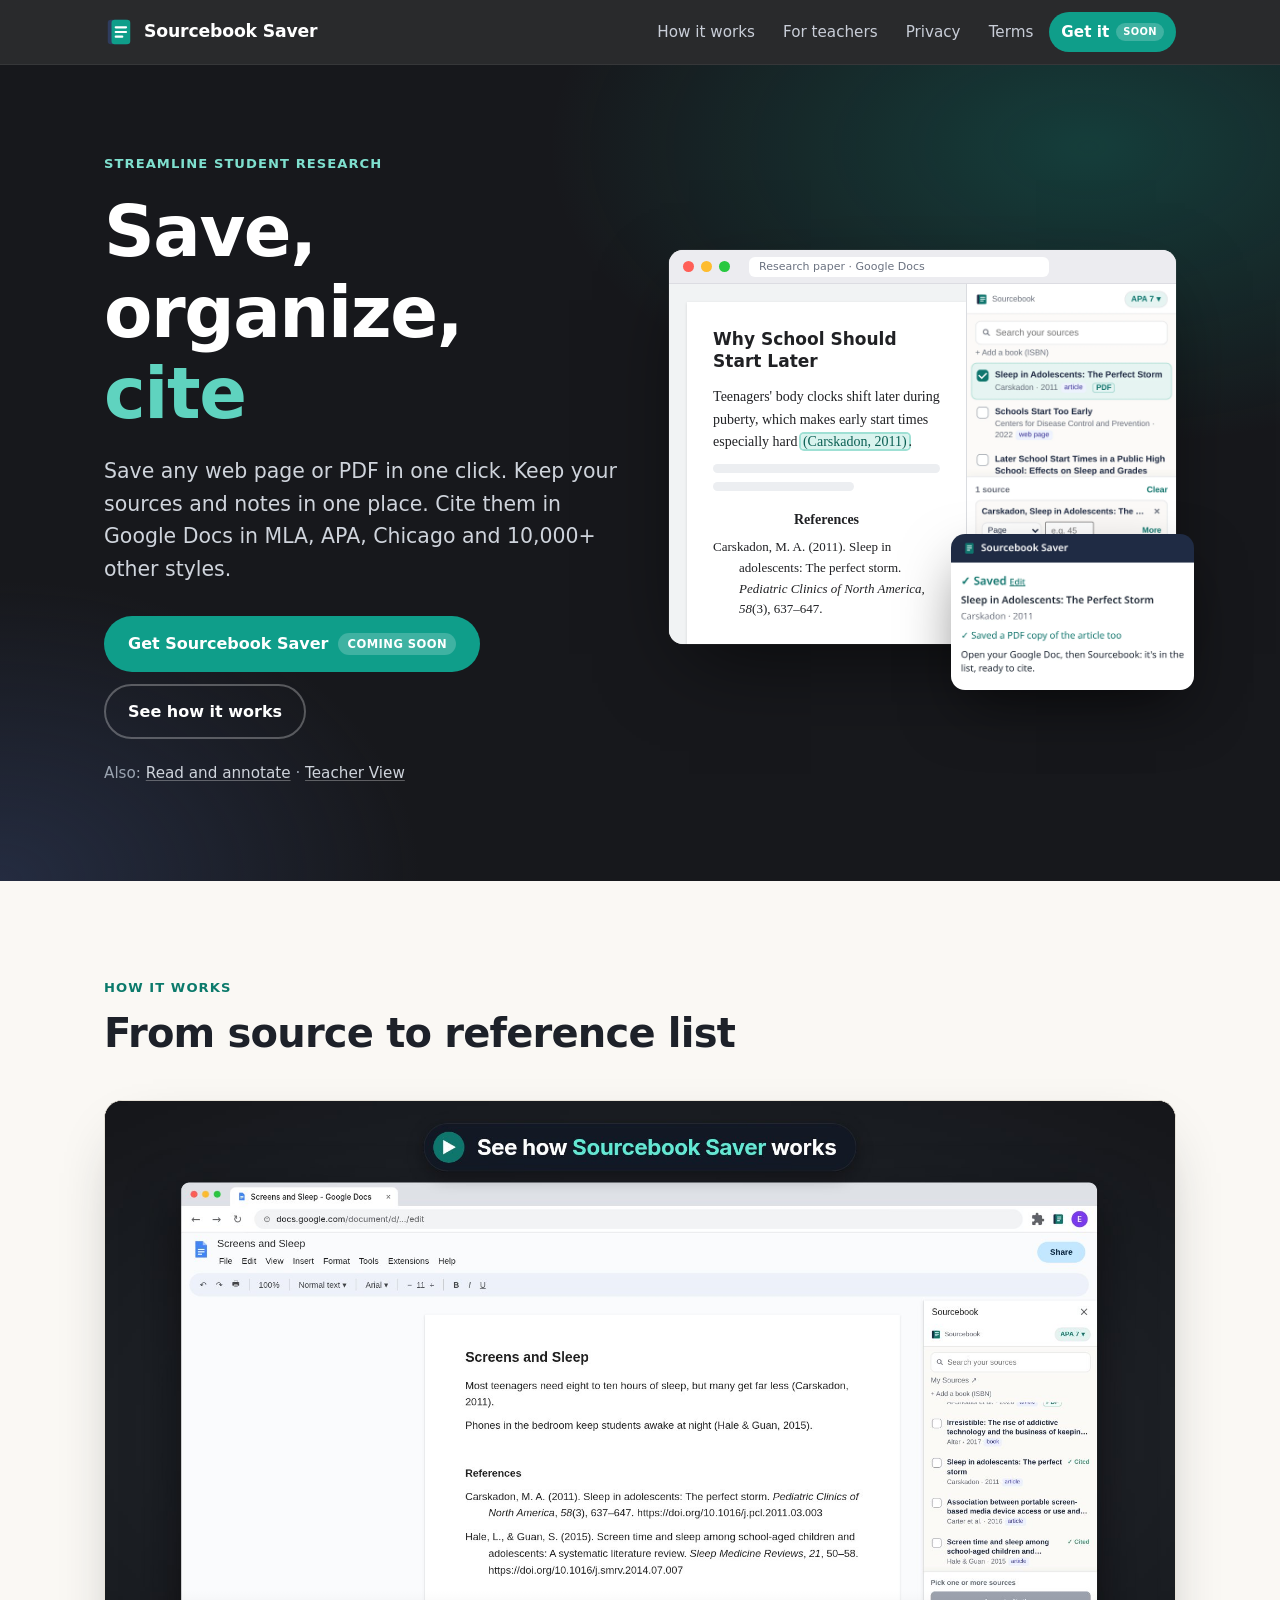
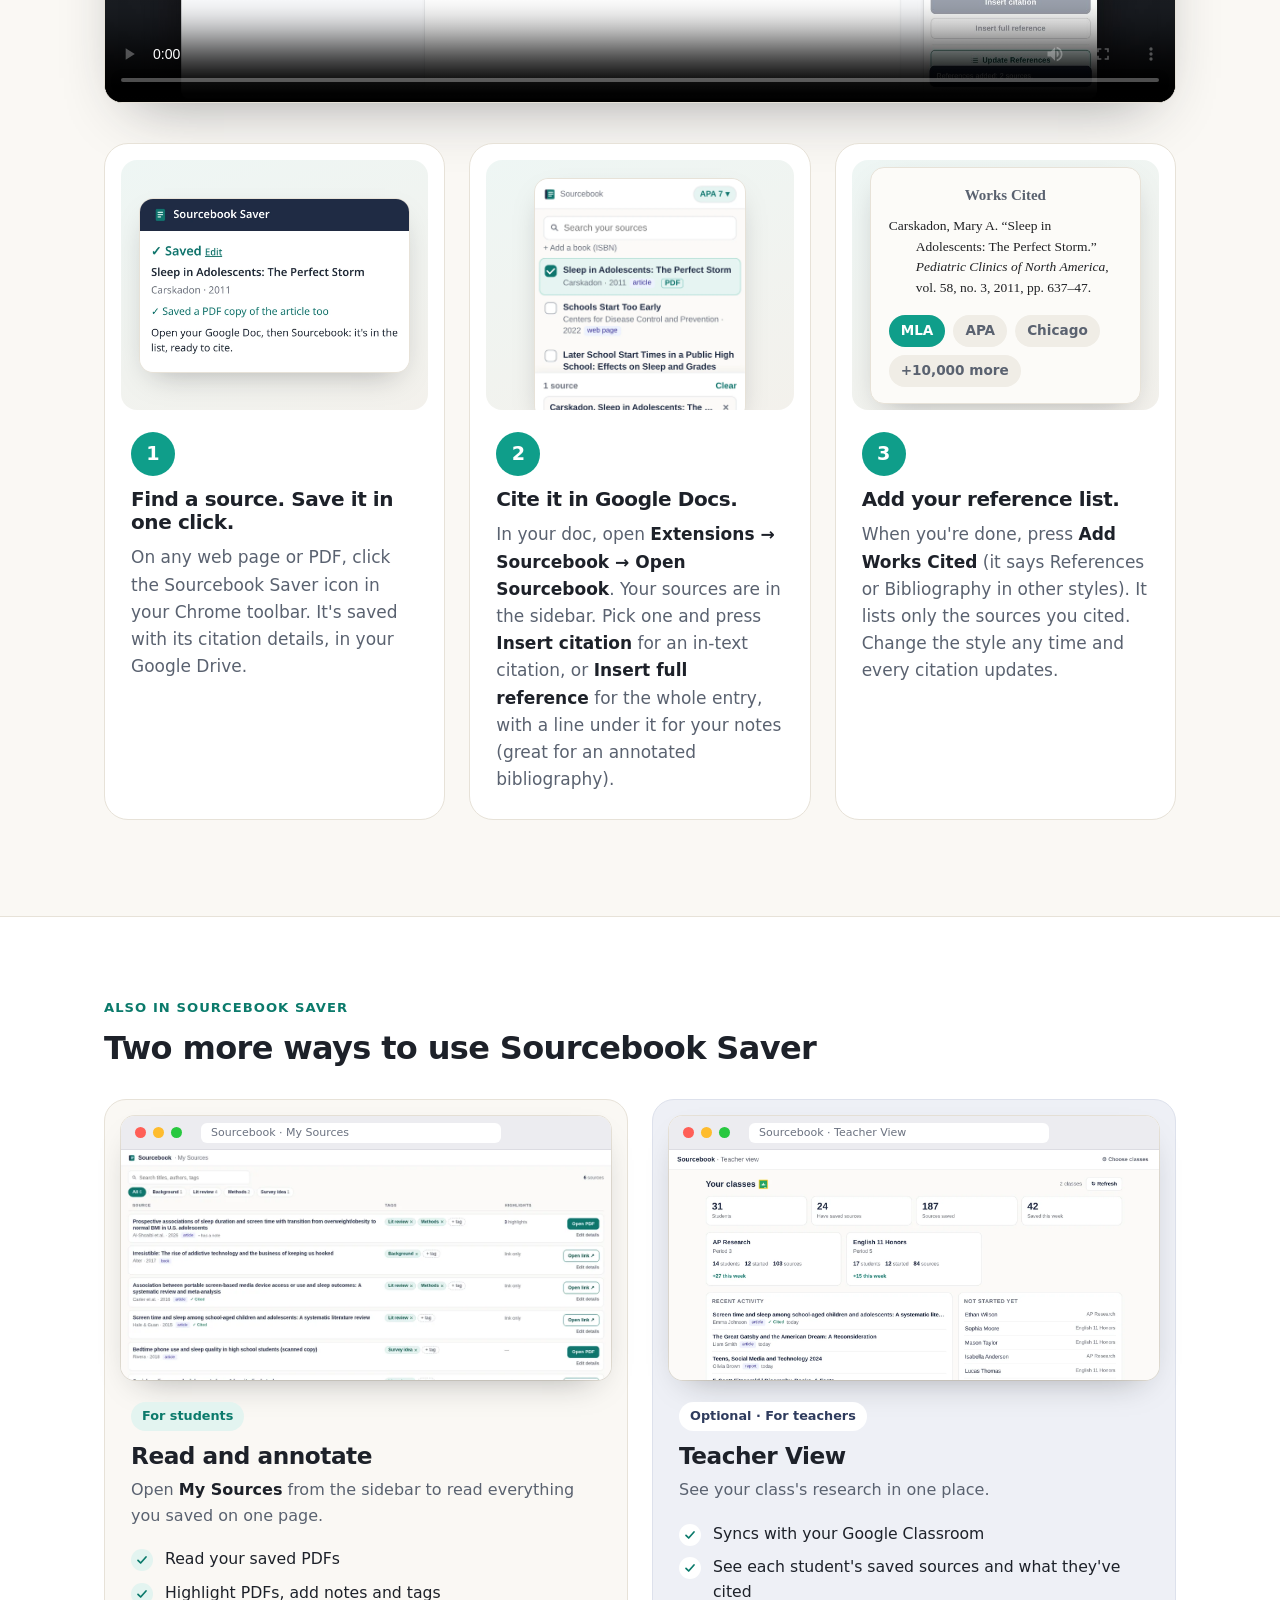
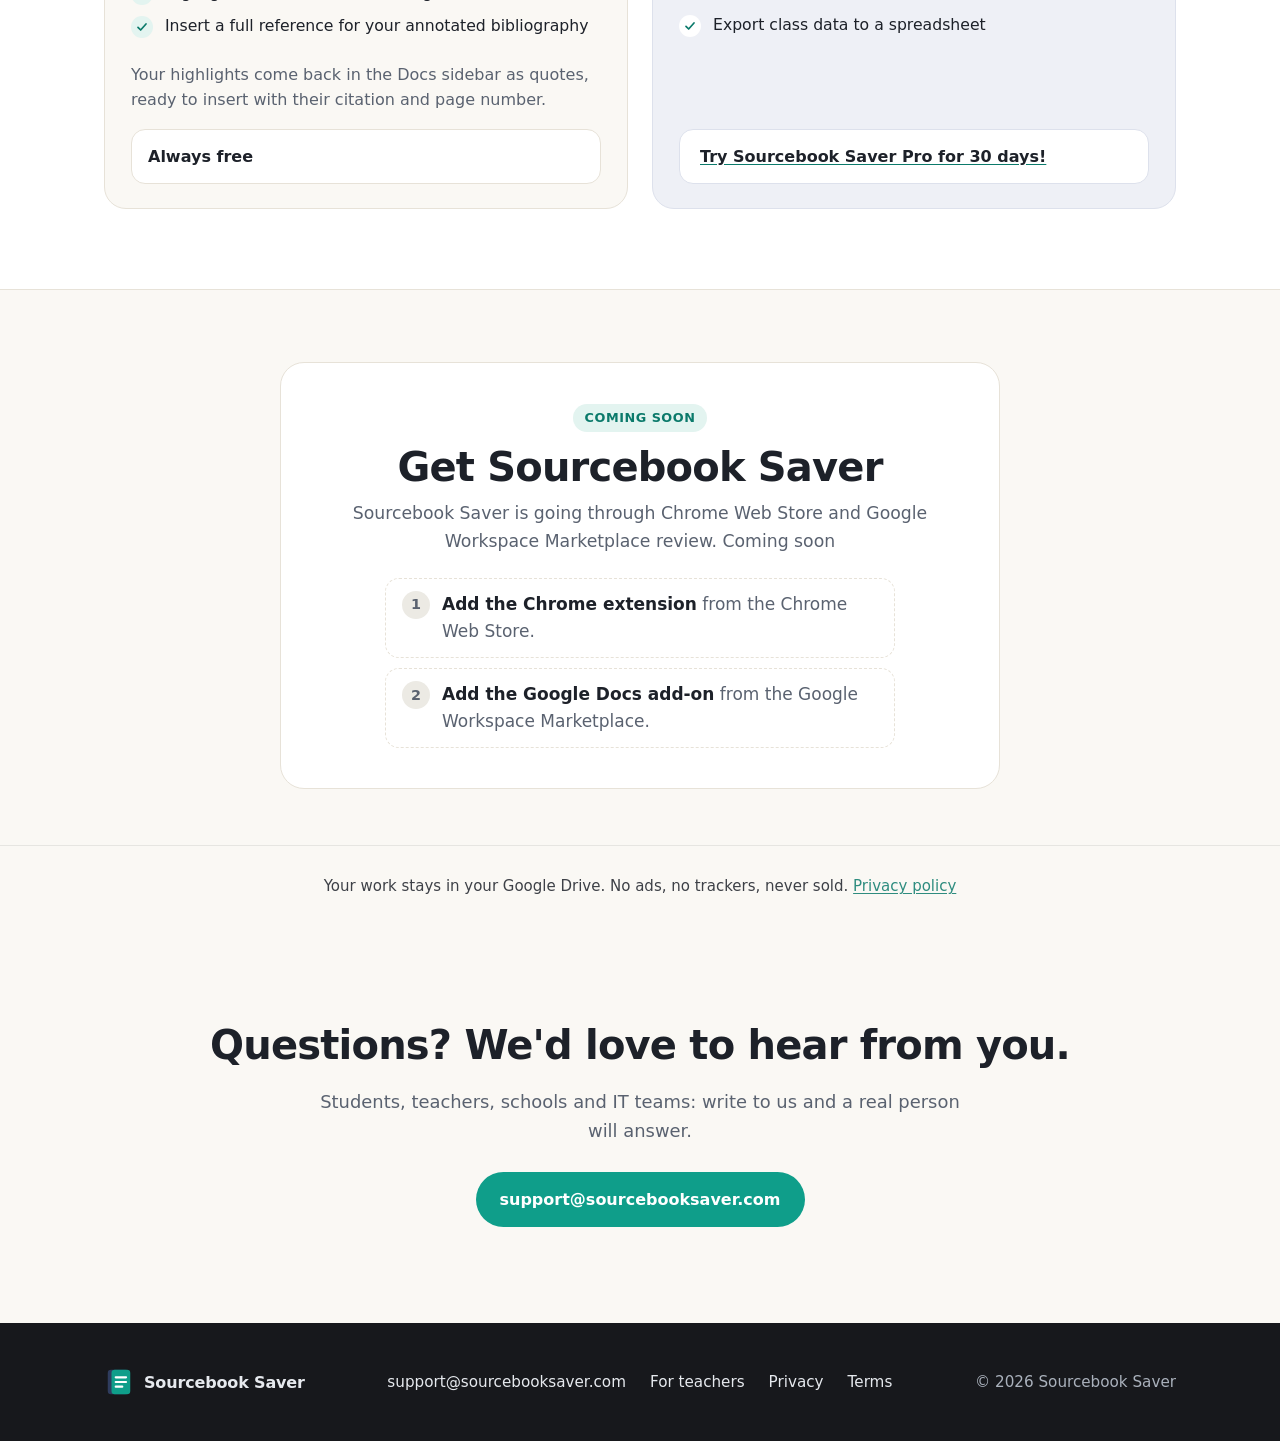
<file: index.html>
<!doctype html>
<html lang="en">
<head>
<meta charset="utf-8">
<meta name="viewport" content="width=device-width, initial-scale=1">
<title>Sourcebook Saver: save, organize, cite</title>
<meta name="description" content="Save web pages and PDFs in one click, then cite them in Google Docs in MLA, APA, Chicago and 10,000+ other styles. Free for students">
<link rel="canonical" href="https://sourcebooksaver.com/">
<meta name="theme-color" content="#17181c">
<meta property="og:type" content="website">
<meta property="og:site_name" content="Sourcebook Saver">
<meta property="og:title" content="Sourcebook Saver: save, organize, cite">
<meta property="og:description" content="Save web pages and PDFs in one click, then cite them in Google Docs in MLA, APA, Chicago and 10,000+ other styles. Free for students">
<meta property="og:url" content="https://sourcebooksaver.com/">
<meta property="og:image" content="https://sourcebooksaver.com/assets/img/og.jpg">
<meta property="og:image:width" content="1200">
<meta property="og:image:height" content="630">
<meta name="twitter:card" content="summary_large_image">
<link rel="icon" href="/favicon.svg" type="image/svg+xml">
<link rel="icon" href="/favicon.png" type="image/png" sizes="32x32">
<link rel="apple-touch-icon" href="/apple-touch-icon.png">
<link rel="stylesheet" href="/assets/style.css">
</head>
<body>
<a class="skip" href="#main">Skip to content</a>
<header class="site-head">
  <div class="wrap">
    <a class="brand" href="/"><img src="/assets/img/logo.svg" alt="" width="30" height="30">Sourcebook Saver</a>
    <nav class="nav" aria-label="Main"><a href="#how" class="hide-sm">How it works</a><a href="/teachers/">For teachers</a><a href="/privacy/" class="hide-sm">Privacy</a><a href="/terms/" class="hide-sm">Terms</a><a href="#get" class="nav-get">Get it <span class="soon">Soon</span></a></nav>
  </div>
</header>
<main id="main">
<section class="hero" aria-labelledby="hero-title" style="padding:0">
  <div class="wrap">
    <div>
      <span class="eyebrow">Streamline student research</span>
      <h1 id="hero-title">Save, organize, <span class="accent">cite</span></h1>
      <p class="lede">Save any web page or PDF in one click. Keep your sources and notes in one place. Cite them in Google Docs in MLA, APA, Chicago and 10,000+ other styles.</p>
      <div class="ctas">
        <a class="btn btn-primary btn-get" href="#get">Get Sourcebook Saver <span class="soon">Coming soon</span></a>
        <a class="btn btn-ghost" href="#how">See how it works</a>
      </div>
      <p class="also">Also: <a href="#read-annotate">Read and annotate</a> <span aria-hidden="true">·</span> <a href="#teacher-view">Teacher View</a></p>
    </div>
    <div class="hero-visual">
      <div class="window">
        <div class="window-bar"><i></i><i></i><i></i><span>Research paper · Google Docs</span></div>
        <div class="docmock">
          <div class="docpage" aria-hidden="true">
            <p class="d-title">Why School Should Start Later</p>
            <p>Teenagers' body clocks shift later during puberty, which makes early start times especially hard <mark>(Carskadon, 2011)</mark>.</p>
            <p class="d-line"></p><p class="d-line short"></p>
            <p class="d-h">References</p>
            <p class="d-ref">Carskadon, M. A. (2011). Sleep in adolescents: The perfect storm. <i>Pediatric Clinics of North America, 58</i>(3), 637–647.</p>
          </div>
          <div class="docside"><img src="/assets/img/docs-sidebar.webp" width="900" height="1860" alt="The Sourcebook Saver sidebar in Google Docs, listing saved sources ready to cite. Sample data"></div>
        </div>
      </div>
      <img class="pop" src="/assets/img/saver-popup.webp" width="1020" height="654" alt="The Sourcebook Saver popup in Chrome saying the page was saved, with its citation details">
    </div>
  </div>
</section>

<section id="how" aria-labelledby="how-title">
  <div class="wrap">
    <div class="section-head">
      <span class="kicker">How it works</span>
      <h2 id="how-title">From source to reference list</h2>
    </div>
    <div class="video-frame" style="margin:0 0 40px;box-shadow:0 24px 60px -28px rgba(29,33,41,.45);border:1px solid var(--line)"><video controls playsinline preload="metadata" poster="/assets/img/student-video-poster.jpg" width="1920" height="1080" aria-label="Video: how Sourcebook Saver works for students"><source src="/assets/video/student.mp4" type="video/mp4"></video></div>
    <ol class="steps3">
      <li>
        <div class="s-vis"><div class="shot"><img src="/assets/img/saver-popup.webp" width="1020" height="654" loading="lazy" alt="Sourcebook Saver popup in Chrome: the page is saved, with its title, author and date."></div></div>
        <div class="s-text">
          <span class="s-num" aria-hidden="true">1</span>
          <h3>Find a source. Save it in one click.</h3>
          <p>On any web page or PDF, click the Sourcebook Saver icon in your Chrome toolbar. It's saved with its citation details, in your Google Drive.</p>
        </div>
      </li>
      <li>
        <div class="s-vis"><div class="shot shot-tall"><img src="/assets/img/docs-sidebar.webp" width="900" height="1860" loading="lazy" alt="The Sourcebook Saver sidebar in Google Docs with saved sources and the Insert citation button. Sample data"></div></div>
        <div class="s-text">
          <span class="s-num" aria-hidden="true">2</span>
          <h3>Cite it in Google Docs.</h3>
          <p>In your doc, open <b>Extensions → Sourcebook → Open Sourcebook</b>. Your sources are in the sidebar. Pick one and press <b>Insert citation</b> for an in-text citation, or <b>Insert full reference</b> for the whole entry, with a line under it for your notes (great for an annotated bibliography).</p>
        </div>
      </li>
      <li>
        <div class="s-vis"><div class="refcard" aria-label="Citation styles">
          <p class="rc-h">Works Cited</p>
          <p class="rc-e">Carskadon, Mary A. “Sleep in Adolescents: The Perfect Storm.” <i>Pediatric Clinics of North America</i>, vol. 58, no. 3, 2011, pp. 637–47.</p>
          <div class="chips"><span class="on">MLA</span><span>APA</span><span>Chicago</span><span>+10,000 more</span></div>
        </div></div>
        <div class="s-text">
          <span class="s-num" aria-hidden="true">3</span>
          <h3>Add your reference list.</h3>
          <p>When you're done, press <b>Add Works Cited</b> (it says References or Bibliography in other styles). It lists only the sources you cited. Change the style any time and every citation updates.</p>
        </div>
      </li>
    </ol>
  </div>
</section>

<section id="more" class="more-sec" aria-labelledby="more-title">
  <div class="wrap">
    <div class="section-head more-head">
      <span class="kicker">Also in Sourcebook Saver</span>
      <h2 id="more-title">Two more ways to use Sourcebook Saver</h2>
    </div>
    <div class="duo">
      <article class="duo-card" id="read-annotate" aria-labelledby="ra-title">
        <div class="window duo-shot">
          <div class="window-bar"><i></i><i></i><i></i><span>Sourcebook · My Sources</span></div>
          <img src="/assets/img/my-sources.webp" width="1200" height="652" loading="lazy" alt="My Sources page listing saved sources with their tags, highlights and buttons to open each one. Sample data">
        </div>
        <div class="duo-body">
          <span class="tag">For students</span>
          <h3 id="ra-title">Read and annotate</h3>
          <p>Open <b>My Sources</b> from the sidebar to read everything you saved on one page.</p>
          <ul class="ticks">
            <li>Read your saved PDFs</li>
            <li>Highlight PDFs, add notes and tags</li>
            <li>Insert a full reference for your annotated bibliography</li>
          </ul>
          <p>Your highlights come back in the Docs sidebar as quotes, ready to insert with their citation and page number.</p>
          <p class="duo-foot"><strong>Always free</strong></p>
        </div>
      </article>
      <article class="duo-card teach" id="teacher-view" aria-labelledby="tv-title">
        <div class="window duo-shot">
          <div class="window-bar"><i></i><i></i><i></i><span>Sourcebook · Teacher View</span></div>
          <img src="/assets/img/teacher-dashboard.webp" width="1600" height="997" loading="lazy" alt="Teacher View with class cards and a student list. Sample data">
        </div>
        <div class="duo-body">
          <span class="tag">Optional · For teachers</span>
          <h3 id="tv-title">Teacher View</h3>
          <p>See your class's research in one place.</p>
          <ul class="ticks">
            <li>Syncs with your Google Classroom</li>
            <li>See each student's saved sources and what they've cited</li>
            <li>Export class data to a spreadsheet</li>
          </ul>
          <p class="duo-foot"><a href="/teachers/"><strong>Try Sourcebook&nbsp;Saver&nbsp;Pro for 30&nbsp;days!</strong></a></p>
        </div>
      </article>
    </div>
  </div>
</section>

<section id="get" class="get-sec" aria-labelledby="get-title">
  <div class="wrap">
    <div class="get-card">
      <span class="soon soon-lg">Coming soon</span>
      <h2 id="get-title">Get Sourcebook Saver</h2>
      <p>Sourcebook Saver is going through Chrome Web Store and Google Workspace Marketplace review. Coming soon</p>
      <ol class="get-steps">
        <li><span><b>Add the Chrome extension</b> from the Chrome Web Store.</span></li>
        <li><span><b>Add the Google Docs add-on</b> from the Google Workspace Marketplace.</span></li>
      </ol>
    </div>
  </div>
</section>

<section class="data-strip" aria-label="Privacy" style="padding:28px 0;border-top:1px solid rgba(0,0,0,.08)">
  <div class="wrap" style="text-align:center;font-size:15px;line-height:1.6;opacity:.85">
    <p style="margin:0">Your work stays in your Google Drive. No ads, no trackers, never sold. <a href="/privacy/">Privacy policy</a></p>
  </div>
</section>

<section class="cta-band" aria-labelledby="cta-title">
  <div class="wrap">
    <h2 id="cta-title">Questions? We'd love to hear from you.</h2>
    <p>Students, teachers, schools and IT teams: write to us and a real person will answer.</p>
    <div class="ctas" style="justify-content:center">
      <a class="btn btn-primary" href="mailto:support@sourcebooksaver.com">support@sourcebooksaver.com</a>
    </div>
  </div>
</section>
</main>
<footer class="site-foot">
  <div class="wrap">
    <a class="brand" href="/"><img src="/assets/img/logo.svg" alt="" width="26" height="26">Sourcebook Saver</a>
    <nav class="foot-links" aria-label="Footer">
      <a href="mailto:support@sourcebooksaver.com">support@sourcebooksaver.com</a>
      <a href="/teachers/">For teachers</a>
      <a href="/privacy/">Privacy</a>
      <a href="/terms/">Terms</a>
    </nav>
    <p style="margin:0">&copy; 2026 Sourcebook Saver</p>
  </div>
</footer>
</body>
</html>
</file>
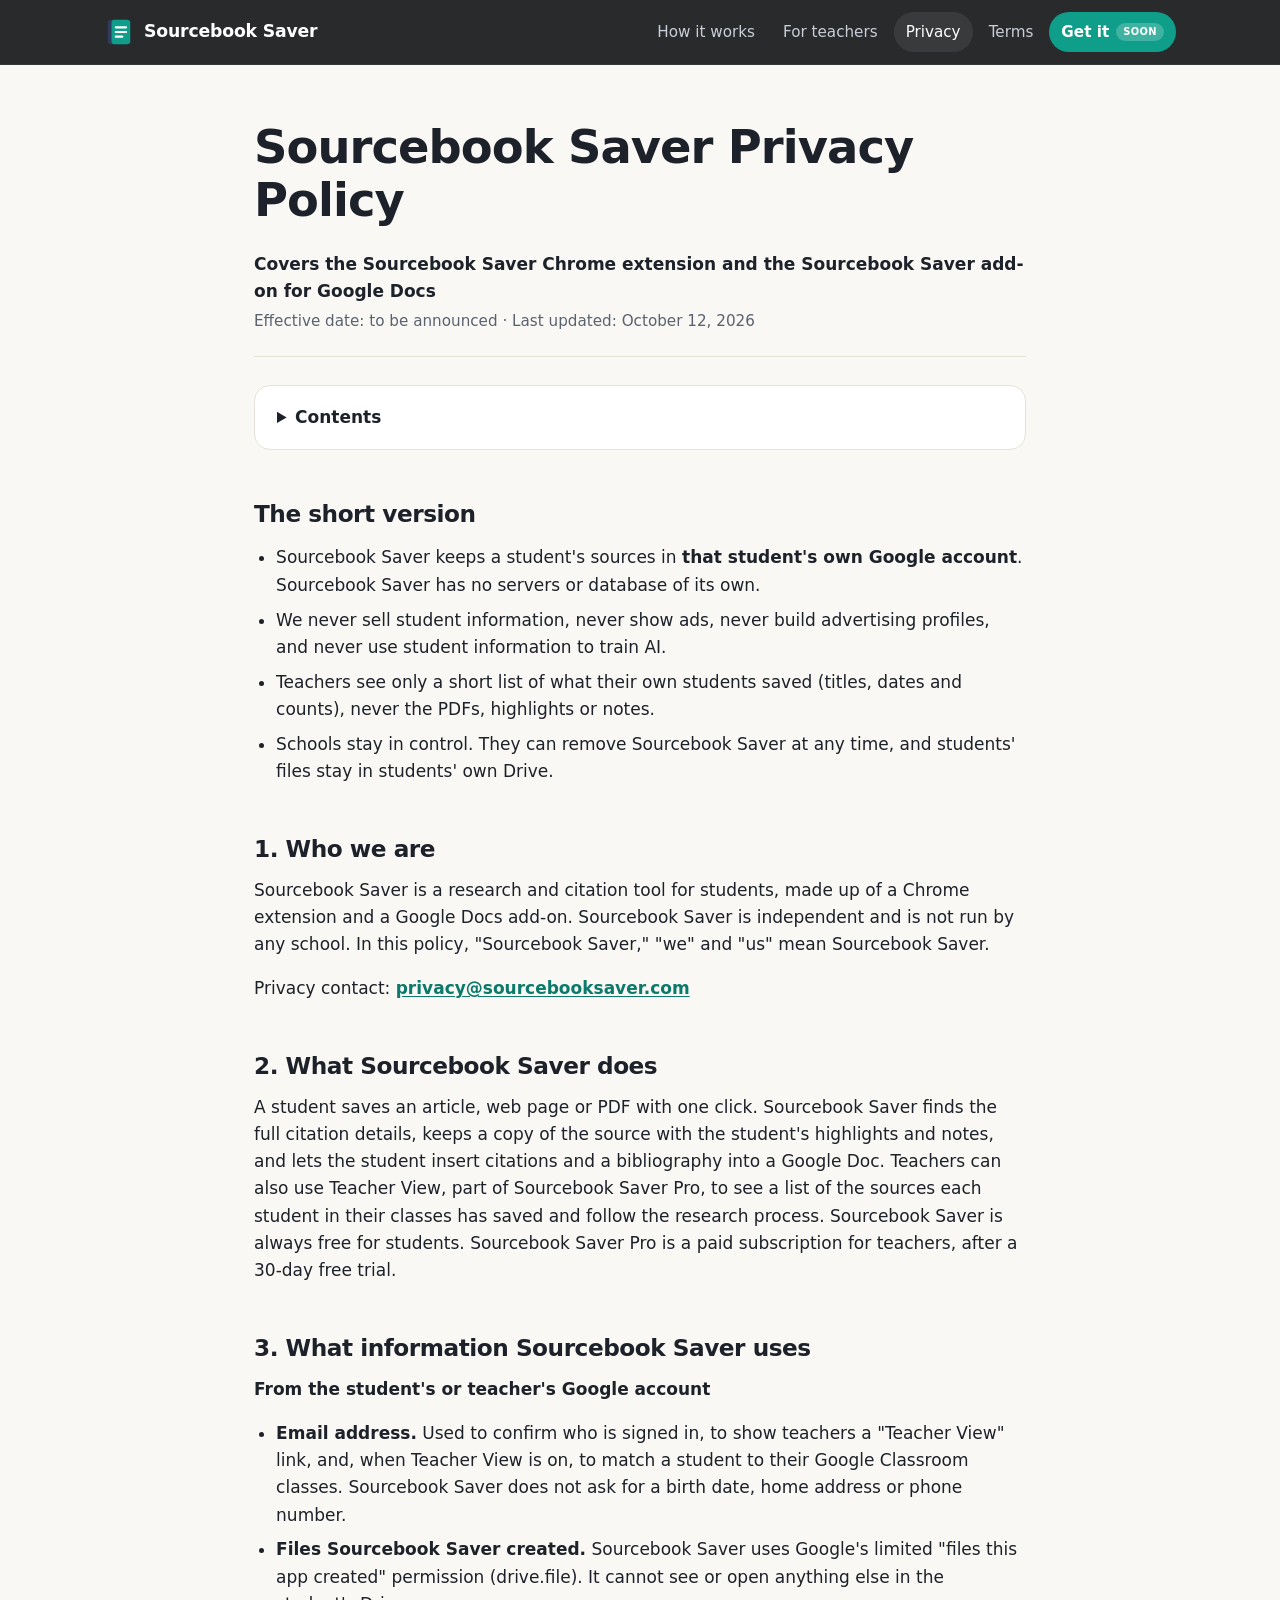
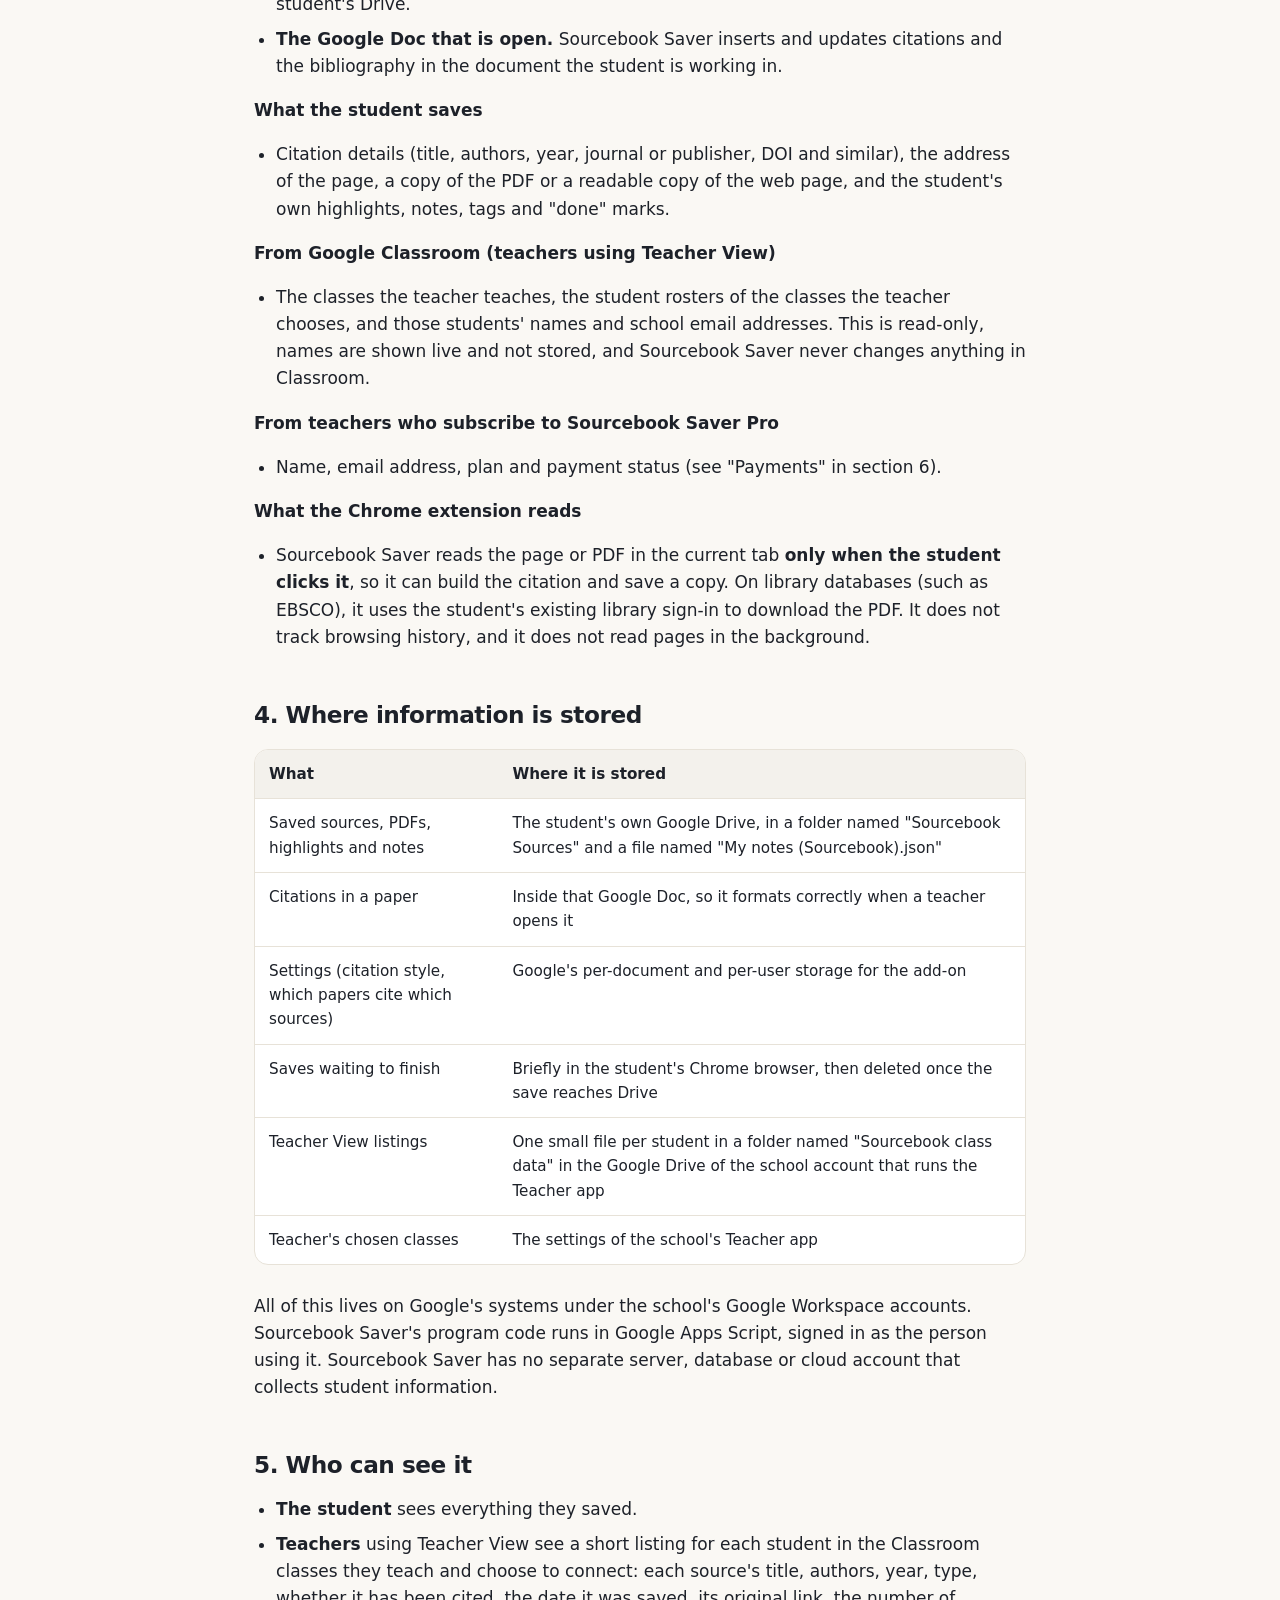
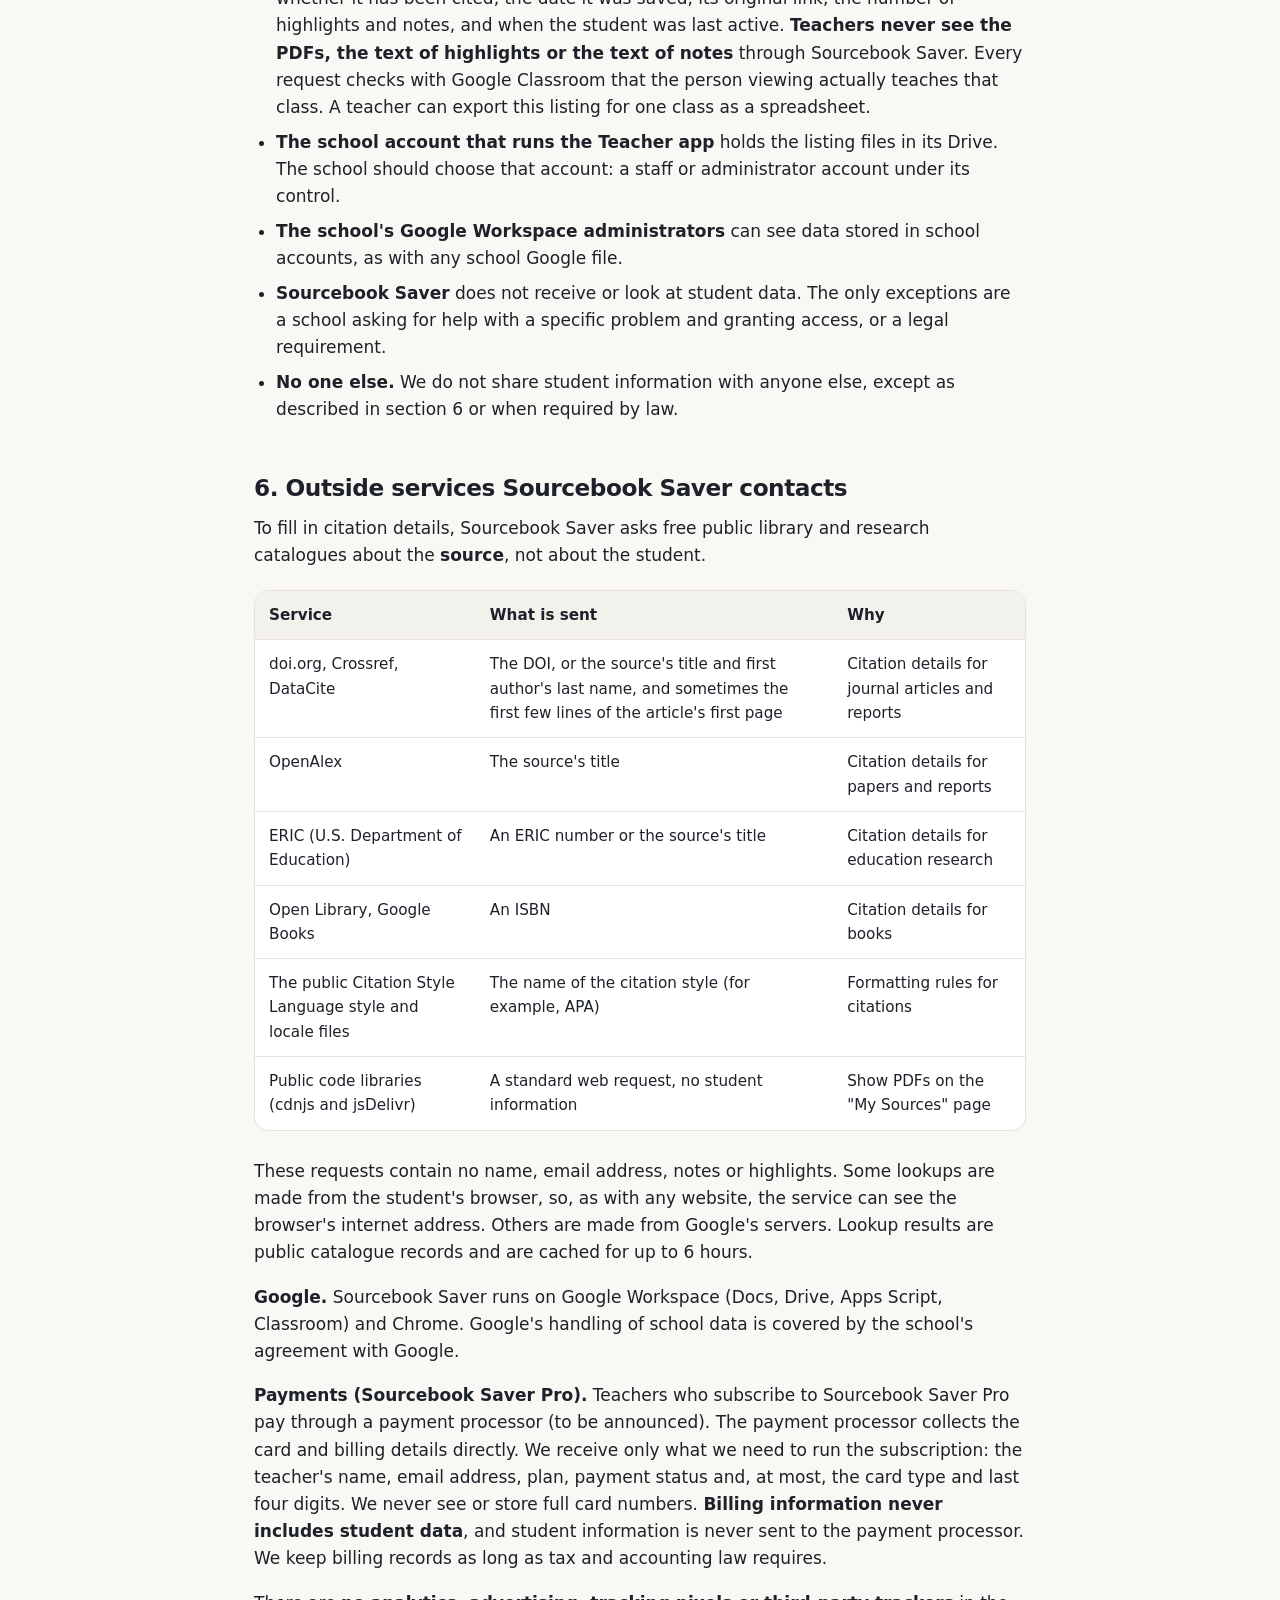
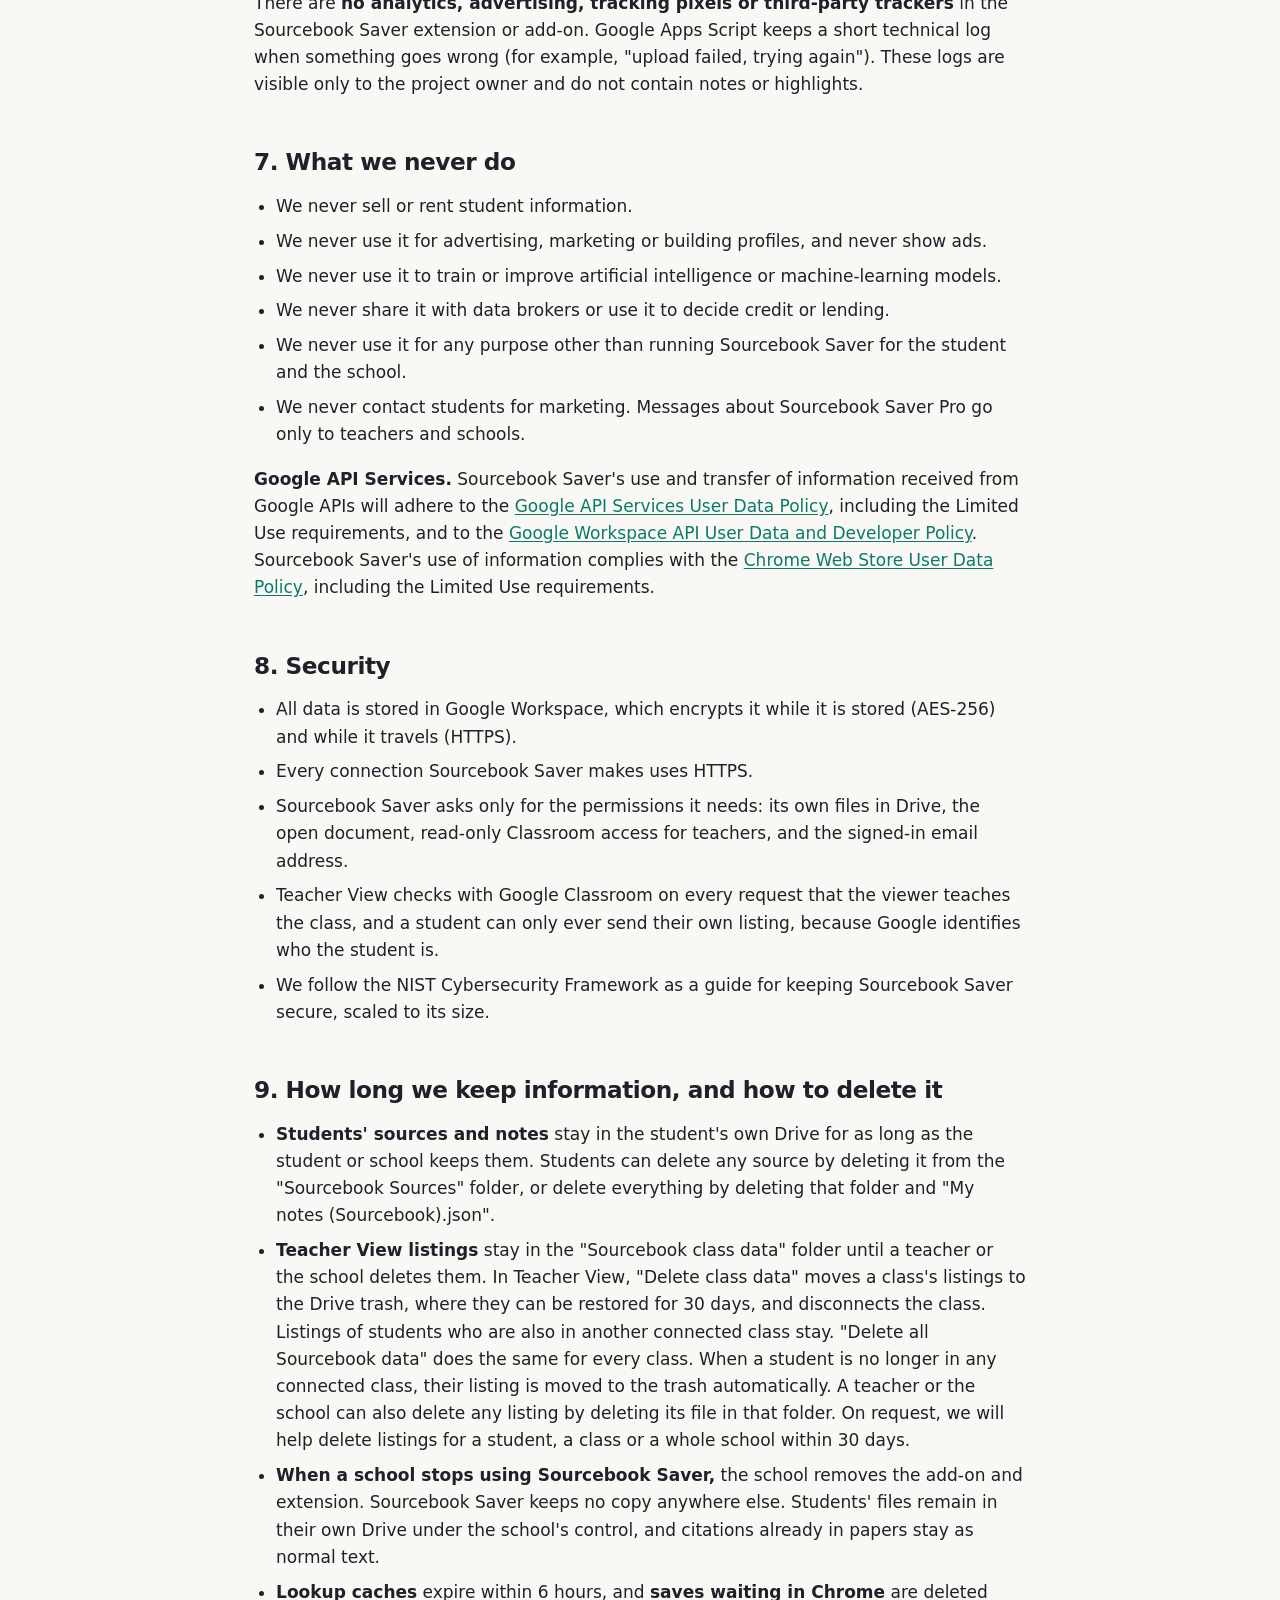
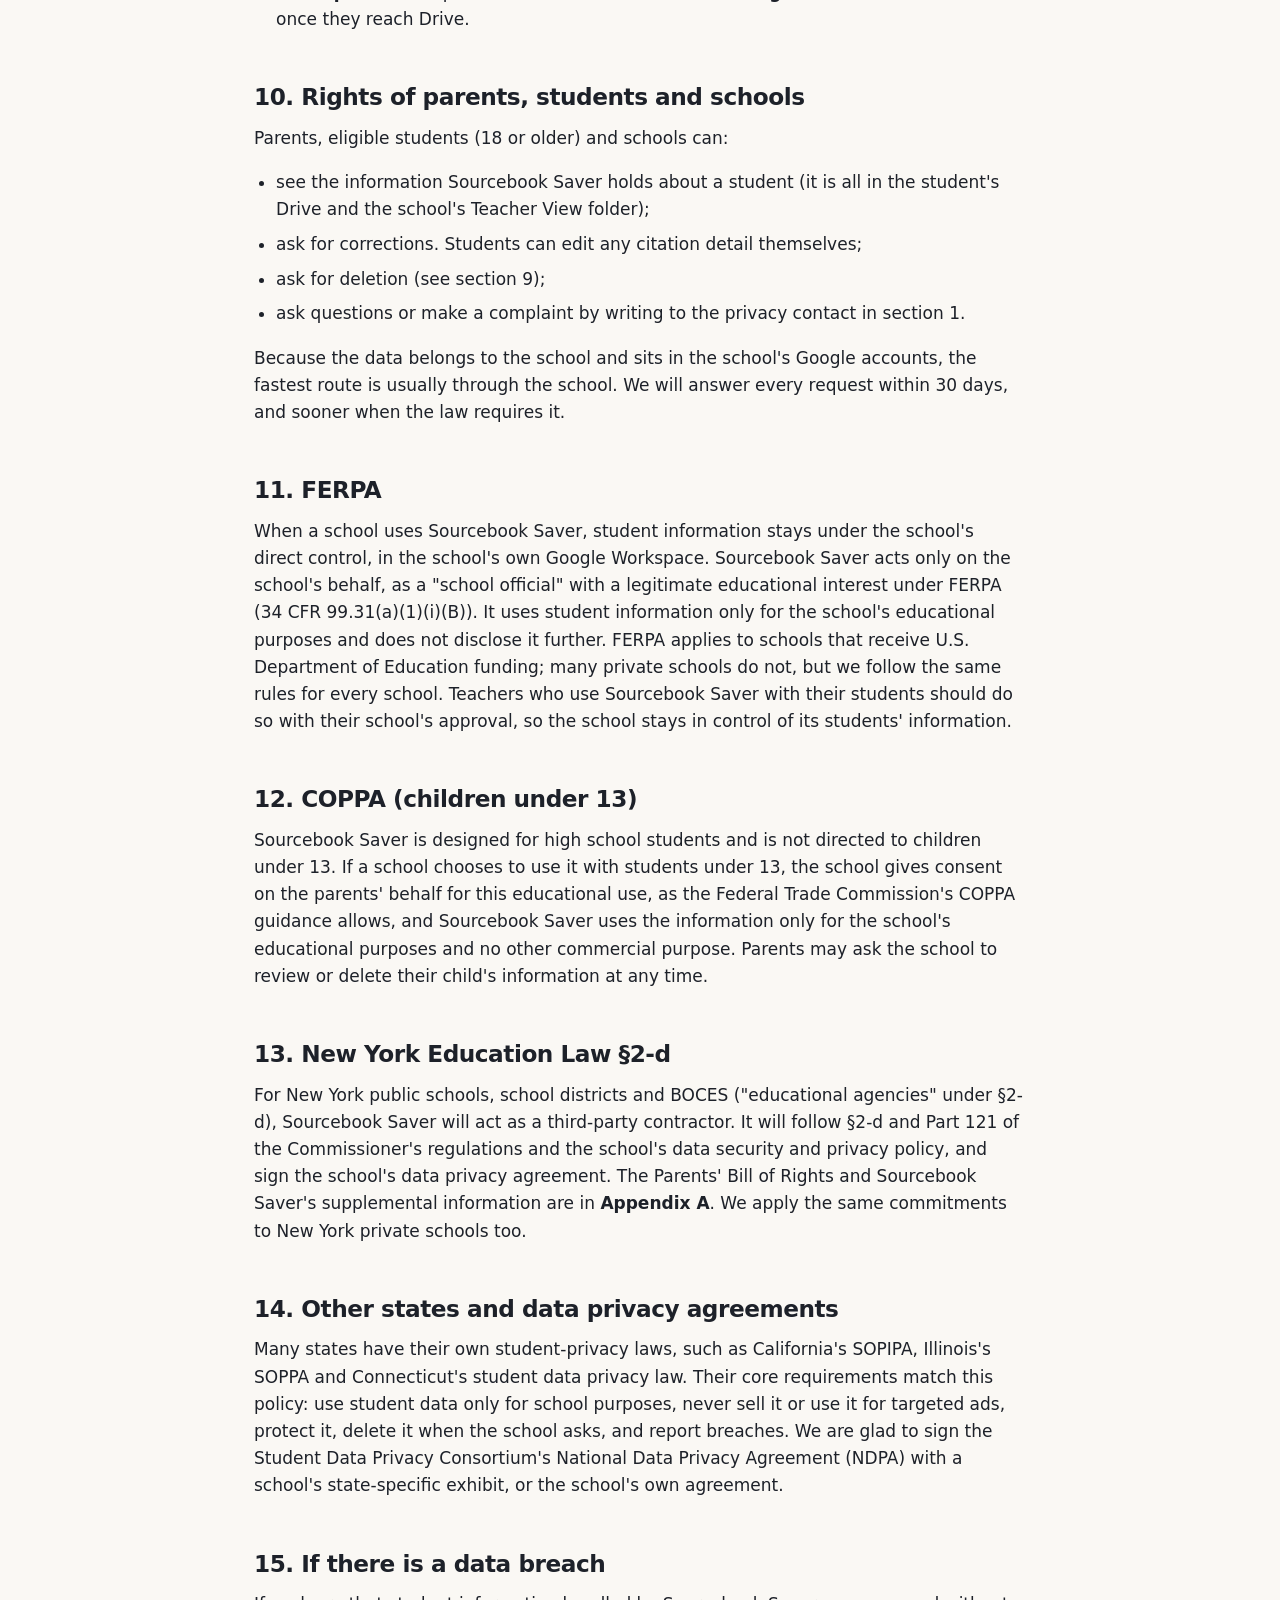
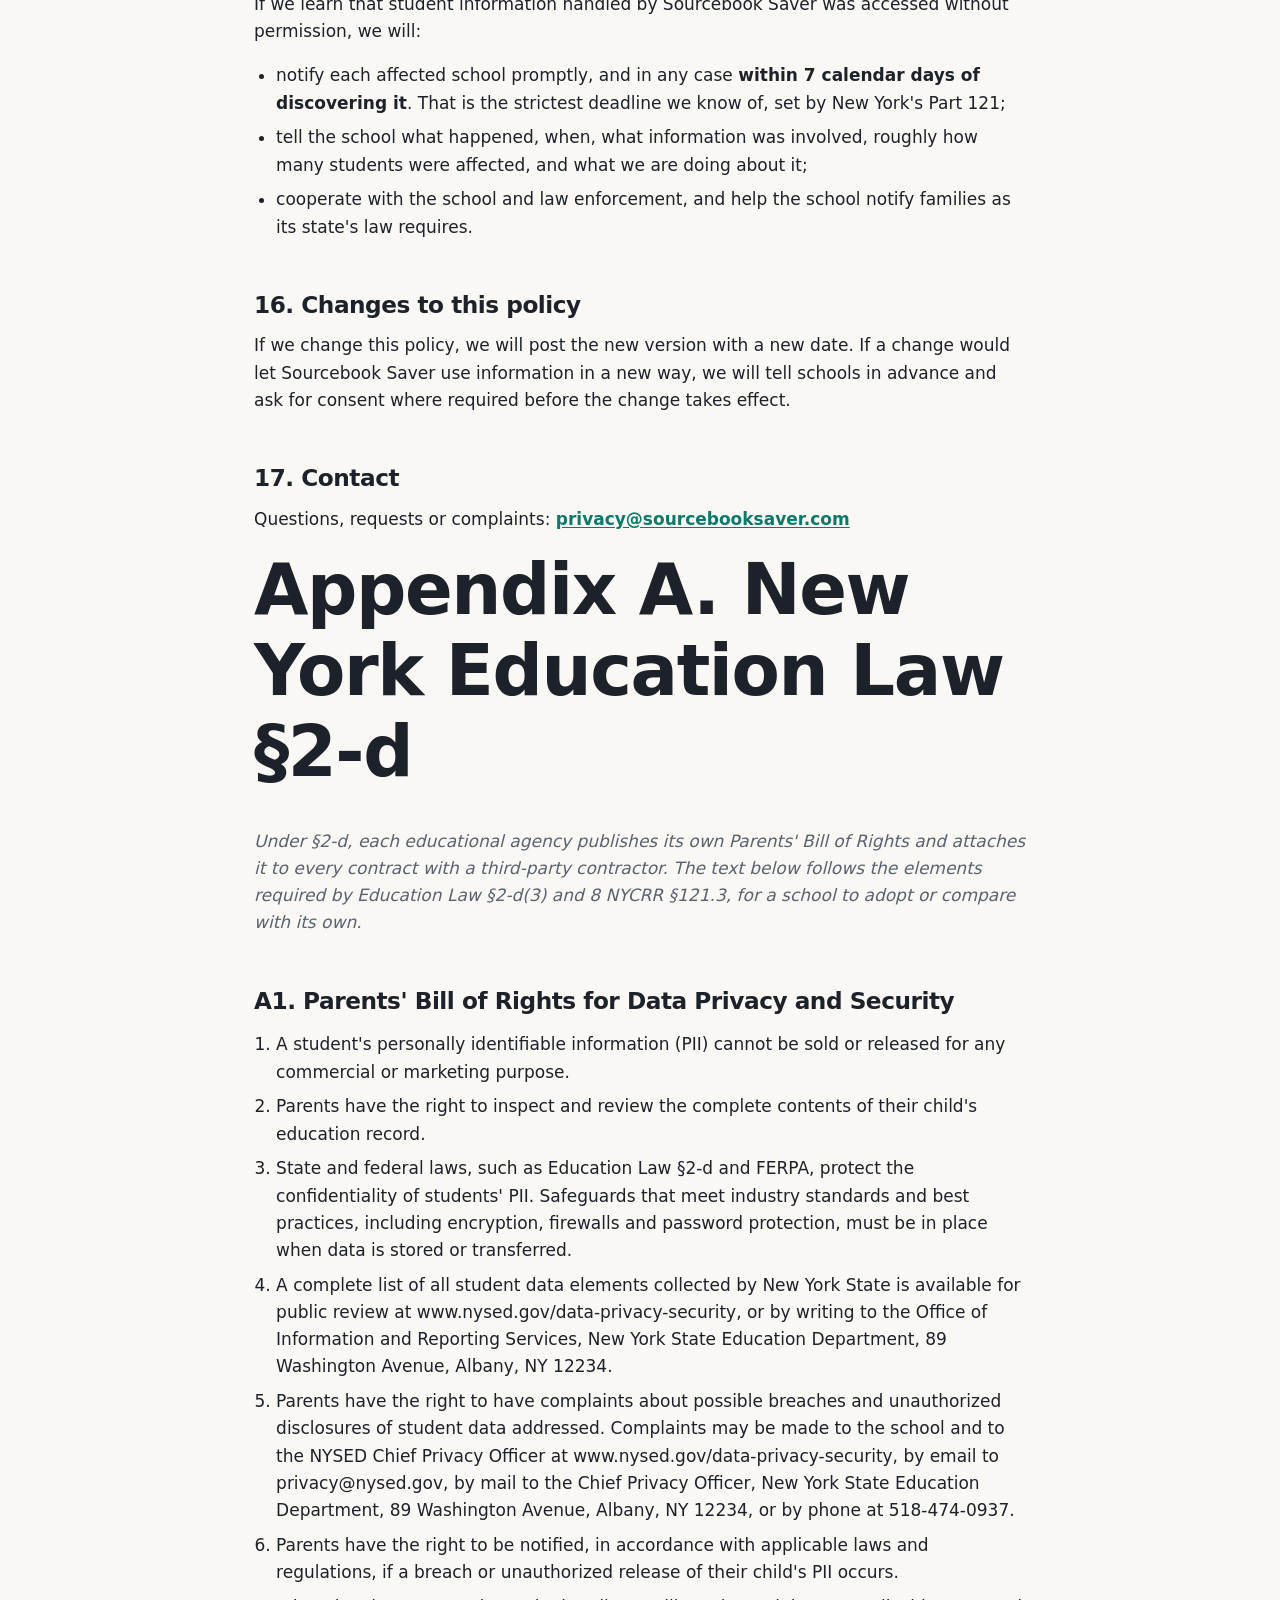
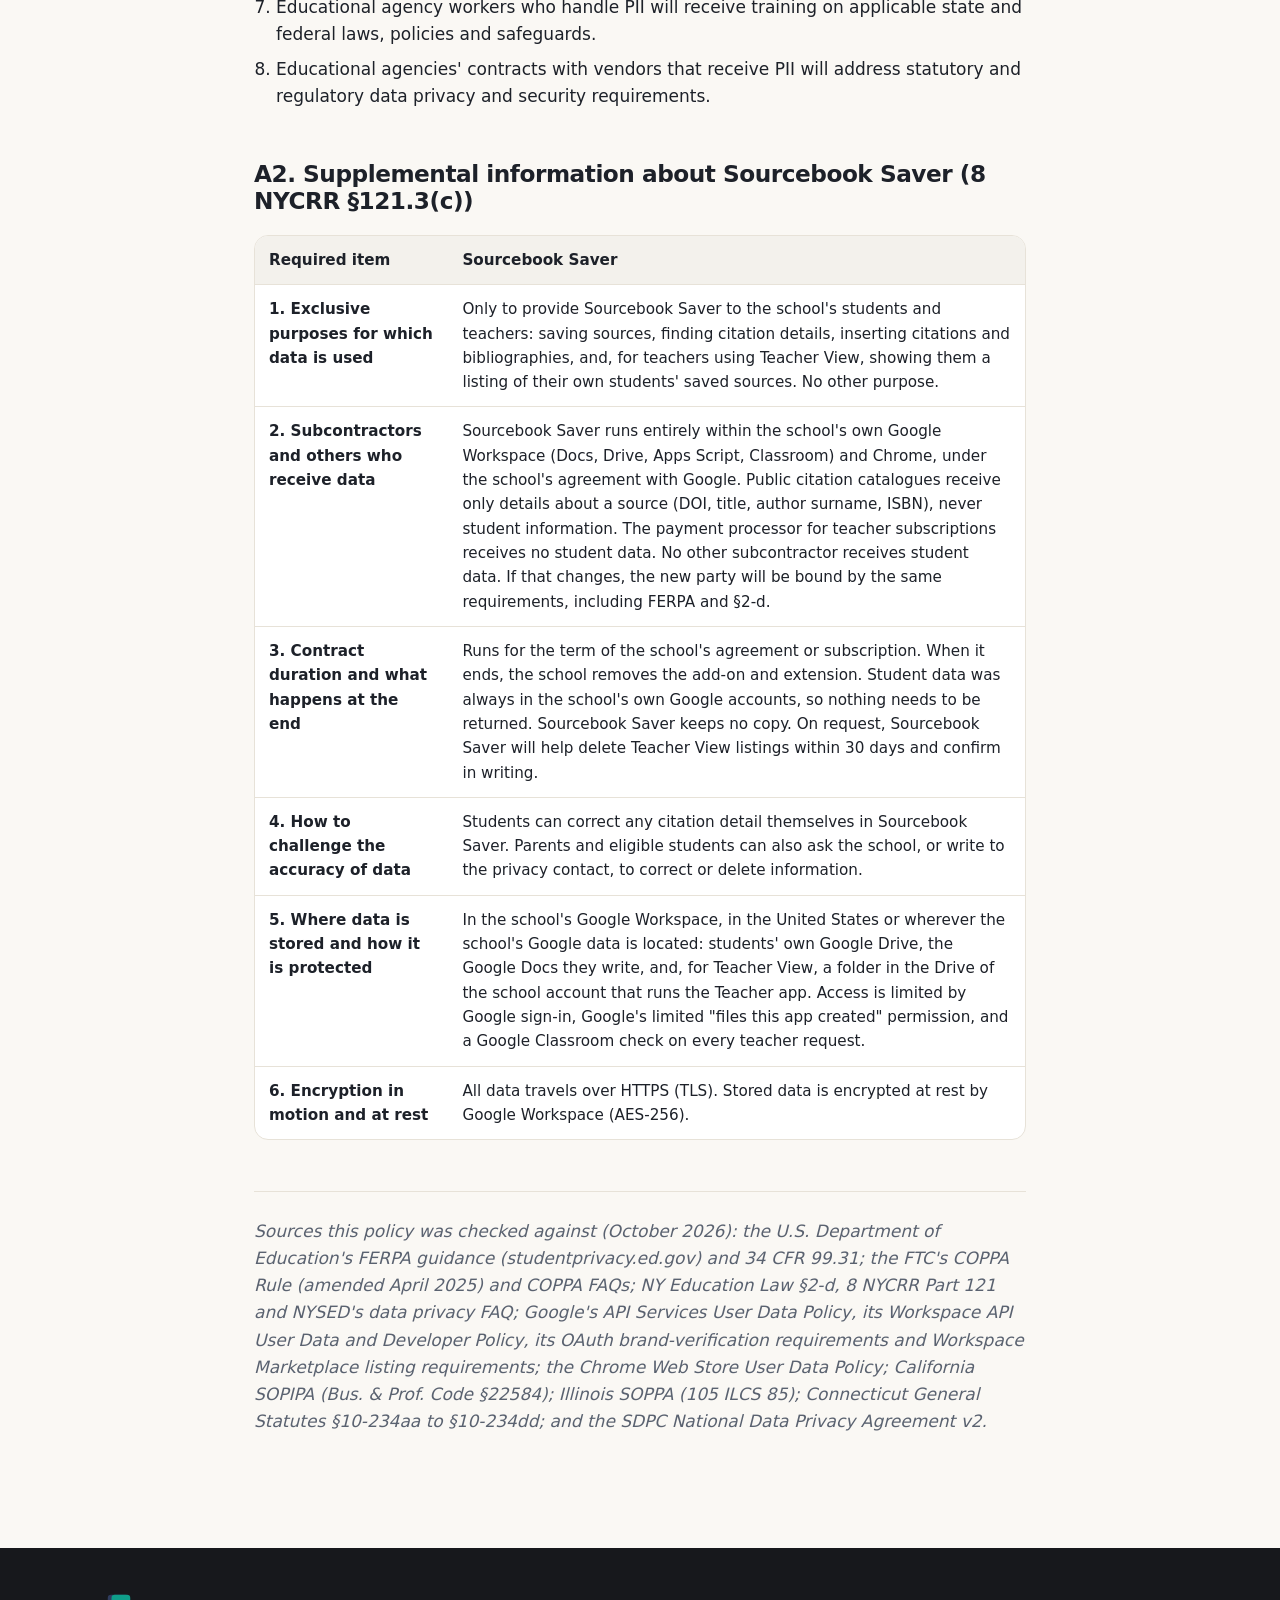
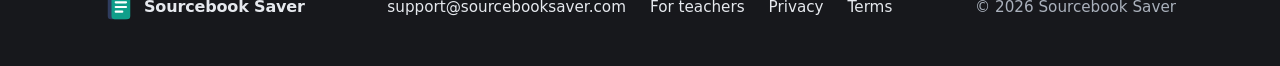
<file: privacy/index.html>
<!doctype html>
<html lang="en">
<head>
<meta charset="utf-8">
<meta name="viewport" content="width=device-width, initial-scale=1">
<title>Privacy Policy · Sourcebook Saver</title>
<meta name="description" content="The Sourcebook Saver privacy policy">
<link rel="canonical" href="https://sourcebooksaver.com/privacy/">
<meta name="theme-color" content="#17181c">
<meta property="og:type" content="website">
<meta property="og:site_name" content="Sourcebook Saver">
<meta property="og:title" content="Privacy Policy · Sourcebook Saver">
<meta property="og:description" content="The Sourcebook Saver privacy policy">
<meta property="og:url" content="https://sourcebooksaver.com/privacy/">
<meta property="og:image" content="https://sourcebooksaver.com/assets/img/og.jpg">
<meta property="og:image:width" content="1200">
<meta property="og:image:height" content="630">
<meta name="twitter:card" content="summary_large_image">
<link rel="icon" href="/favicon.svg" type="image/svg+xml">
<link rel="icon" href="/favicon.png" type="image/png" sizes="32x32">
<link rel="apple-touch-icon" href="/apple-touch-icon.png">
<link rel="stylesheet" href="/assets/style.css">
</head>
<body>
<a class="skip" href="#main">Skip to content</a>
<header class="site-head">
  <div class="wrap">
    <a class="brand" href="/"><img src="/assets/img/logo.svg" alt="" width="30" height="30">Sourcebook Saver</a>
    <nav class="nav" aria-label="Main"><a href="/#how" class="hide-sm">How it works</a><a href="/teachers/">For teachers</a><a href="/privacy/" class="hide-sm" aria-current="page">Privacy</a><a href="/terms/" class="hide-sm">Terms</a><a href="/#get" class="nav-get">Get it <span class="soon">Soon</span></a></nav>
  </div>
</header>
<main id="main">
<article class="legal">
  <div class="wrap">
    <header class="legal-head">
      <h1>Sourcebook Saver Privacy Policy</h1>
      <p class="sub">Covers the Sourcebook Saver Chrome extension and the Sourcebook Saver add-on for Google Docs</p>
      <p class="meta">Effective date: to be announced · Last updated: October 12, 2026</p>
    </header>
    <details class="toc"><summary>Contents</summary><ol><li><a href="#the-short-version">The short version</a></li><li><a href="#1-who-we-are">1. Who we are</a></li><li><a href="#2-what-sourcebook-saver-does">2. What Sourcebook Saver does</a></li><li><a href="#3-what-information-sourcebook-saver-uses">3. What information Sourcebook Saver uses</a></li><li><a href="#4-where-information-is-stored">4. Where information is stored</a></li><li><a href="#5-who-can-see-it">5. Who can see it</a></li><li><a href="#6-outside-services-sourcebook-saver-contacts">6. Outside services Sourcebook Saver contacts</a></li><li><a href="#7-what-we-never-do">7. What we never do</a></li><li><a href="#8-security">8. Security</a></li><li><a href="#9-how-long-we-keep-information-and-how-to-delete-it">9. How long we keep information, and how to delete it</a></li><li><a href="#10-rights-of-parents-students-and-schools">10. Rights of parents, students and schools</a></li><li><a href="#11-ferpa">11. FERPA</a></li><li><a href="#12-coppa-children-under-13">12. COPPA (children under 13)</a></li><li><a href="#13-new-york-education-law-2-d">13. New York Education Law §2-d</a></li><li><a href="#14-other-states-and-data-privacy-agreements">14. Other states and data privacy agreements</a></li><li><a href="#15-if-there-is-a-data-breach">15. If there is a data breach</a></li><li><a href="#16-changes-to-this-policy">16. Changes to this policy</a></li><li><a href="#17-contact">17. Contact</a></li><li><a href="#a1-parents-bill-of-rights-for-data-privacy-and-security">A1. Parents' Bill of Rights for Data Privacy and Security</a></li><li><a href="#a2-supplemental-information-about-sourcebook-saver-8-nycrr-1213c">A2. Supplemental information about Sourcebook Saver (8 NYCRR §121.3(c))</a></li></ol></details>
    <h2 id="the-short-version">The short version</h2>
<ul>
<li>Sourcebook Saver keeps a student's sources in <strong>that student's own Google account</strong>. Sourcebook Saver has no servers or database of its own.</li>
<li>We never sell student information, never show ads, never build advertising profiles, and never use student information to train AI.</li>
<li>Teachers see only a short list of what their own students saved (titles, dates and counts), never the PDFs, highlights or notes.</li>
<li>Schools stay in control. They can remove Sourcebook Saver at any time, and students' files stay in students' own Drive.</li>
</ul>
<h2 id="1-who-we-are">1. Who we are</h2>
<p>Sourcebook Saver is a research and citation tool for students, made up of a Chrome extension and a Google Docs add-on. Sourcebook Saver is independent and is not run by any school. In this policy, "Sourcebook Saver," "we" and "us" mean Sourcebook Saver.</p>
<p>Privacy contact: <strong><a href="mailto:privacy@sourcebooksaver.com">privacy@sourcebooksaver.com</a></strong></p>
<h2 id="2-what-sourcebook-saver-does">2. What Sourcebook Saver does</h2>
<p>A student saves an article, web page or PDF with one click. Sourcebook Saver finds the full citation details, keeps a copy of the source with the student's highlights and notes, and lets the student insert citations and a bibliography into a Google Doc. Teachers can also use Teacher View, part of Sourcebook Saver Pro, to see a list of the sources each student in their classes has saved and follow the research process. Sourcebook Saver is always free for students. Sourcebook Saver Pro is a paid subscription for teachers, after a 30-day free trial.</p>
<h2 id="3-what-information-sourcebook-saver-uses">3. What information Sourcebook Saver uses</h2>
<p><strong>From the student's or teacher's Google account</strong></p>
<ul>
<li><strong>Email address.</strong> Used to confirm who is signed in, to show teachers a "Teacher View" link, and, when Teacher View is on, to match a student to their Google Classroom classes. Sourcebook Saver does not ask for a birth date, home address or phone number.</li>
<li><strong>Files Sourcebook Saver created.</strong> Sourcebook Saver uses Google's limited "files this app created" permission (drive.file). It cannot see or open anything else in the student's Drive.</li>
<li><strong>The Google Doc that is open.</strong> Sourcebook Saver inserts and updates citations and the bibliography in the document the student is working in.</li>
</ul>
<p><strong>What the student saves</strong></p>
<ul>
<li>Citation details (title, authors, year, journal or publisher, DOI and similar), the address of the page, a copy of the PDF or a readable copy of the web page, and the student's own highlights, notes, tags and "done" marks.</li>
</ul>
<p><strong>From Google Classroom (teachers using Teacher View)</strong></p>
<ul>
<li>The classes the teacher teaches, the student rosters of the classes the teacher chooses, and those students' names and school email addresses. This is read-only, names are shown live and not stored, and Sourcebook Saver never changes anything in Classroom.</li>
</ul>
<p><strong>From teachers who subscribe to Sourcebook Saver Pro</strong></p>
<ul>
<li>Name, email address, plan and payment status (see "Payments" in section 6).</li>
</ul>
<p><strong>What the Chrome extension reads</strong></p>
<ul>
<li>Sourcebook Saver reads the page or PDF in the current tab <strong>only when the student clicks it</strong>, so it can build the citation and save a copy. On library databases (such as EBSCO), it uses the student's existing library sign-in to download the PDF. It does not track browsing history, and it does not read pages in the background.</li>
</ul>
<h2 id="4-where-information-is-stored">4. Where information is stored</h2>
<div class="table-wrap"><table>
<thead>
<tr>
<th>What</th>
<th>Where it is stored</th>
</tr>
</thead>
<tbody>
<tr>
<td data-label="What">Saved sources, PDFs, highlights and notes</td>
<td data-label="Where it is stored">The student's own Google Drive, in a folder named "Sourcebook Sources" and a file named "My notes (Sourcebook).json"</td>
</tr>
<tr>
<td data-label="What">Citations in a paper</td>
<td data-label="Where it is stored">Inside that Google Doc, so it formats correctly when a teacher opens it</td>
</tr>
<tr>
<td data-label="What">Settings (citation style, which papers cite which sources)</td>
<td data-label="Where it is stored">Google's per-document and per-user storage for the add-on</td>
</tr>
<tr>
<td data-label="What">Saves waiting to finish</td>
<td data-label="Where it is stored">Briefly in the student's Chrome browser, then deleted once the save reaches Drive</td>
</tr>
<tr>
<td data-label="What">Teacher View listings</td>
<td data-label="Where it is stored">One small file per student in a folder named "Sourcebook class data" in the Google Drive of the school account that runs the Teacher app</td>
</tr>
<tr>
<td data-label="What">Teacher's chosen classes</td>
<td data-label="Where it is stored">The settings of the school's Teacher app</td>
</tr>
</tbody>
</table></div>
<p>All of this lives on Google's systems under the school's Google Workspace accounts. Sourcebook Saver's program code runs in Google Apps Script, signed in as the person using it. Sourcebook Saver has no separate server, database or cloud account that collects student information.</p>
<h2 id="5-who-can-see-it">5. Who can see it</h2>
<ul>
<li><strong>The student</strong> sees everything they saved.</li>
<li><strong>Teachers</strong> using Teacher View see a short listing for each student in the Classroom classes they teach and choose to connect: each source's title, authors, year, type, whether it has been cited, the date it was saved, its original link, the number of highlights and notes, and when the student was last active. <strong>Teachers never see the PDFs, the text of highlights or the text of notes</strong> through Sourcebook Saver. Every request checks with Google Classroom that the person viewing actually teaches that class. A teacher can export this listing for one class as a spreadsheet.</li>
<li><strong>The school account that runs the Teacher app</strong> holds the listing files in its Drive. The school should choose that account: a staff or administrator account under its control.</li>
<li><strong>The school's Google Workspace administrators</strong> can see data stored in school accounts, as with any school Google file.</li>
<li><strong>Sourcebook Saver</strong> does not receive or look at student data. The only exceptions are a school asking for help with a specific problem and granting access, or a legal requirement.</li>
<li><strong>No one else.</strong> We do not share student information with anyone else, except as described in section 6 or when required by law.</li>
</ul>
<h2 id="6-outside-services-sourcebook-saver-contacts">6. Outside services Sourcebook Saver contacts</h2>
<p>To fill in citation details, Sourcebook Saver asks free public library and research catalogues about the <strong>source</strong>, not about the student.</p>
<div class="table-wrap"><table>
<thead>
<tr>
<th>Service</th>
<th>What is sent</th>
<th>Why</th>
</tr>
</thead>
<tbody>
<tr>
<td data-label="Service">doi.org, Crossref, DataCite</td>
<td data-label="What is sent">The DOI, or the source's title and first author's last name, and sometimes the first few lines of the article's first page</td>
<td data-label="Why">Citation details for journal articles and reports</td>
</tr>
<tr>
<td data-label="Service">OpenAlex</td>
<td data-label="What is sent">The source's title</td>
<td data-label="Why">Citation details for papers and reports</td>
</tr>
<tr>
<td data-label="Service">ERIC (U.S. Department of Education)</td>
<td data-label="What is sent">An ERIC number or the source's title</td>
<td data-label="Why">Citation details for education research</td>
</tr>
<tr>
<td data-label="Service">Open Library, Google Books</td>
<td data-label="What is sent">An ISBN</td>
<td data-label="Why">Citation details for books</td>
</tr>
<tr>
<td data-label="Service">The public Citation Style Language style and locale files</td>
<td data-label="What is sent">The name of the citation style (for example, APA)</td>
<td data-label="Why">Formatting rules for citations</td>
</tr>
<tr>
<td data-label="Service">Public code libraries (cdnjs and jsDelivr)</td>
<td data-label="What is sent">A standard web request, no student information</td>
<td data-label="Why">Show PDFs on the "My Sources" page</td>
</tr>
</tbody>
</table></div>
<p>These requests contain no name, email address, notes or highlights. Some lookups are made from the student's browser, so, as with any website, the service can see the browser's internet address. Others are made from Google's servers. Lookup results are public catalogue records and are cached for up to 6 hours.</p>
<p><strong>Google.</strong> Sourcebook Saver runs on Google Workspace (Docs, Drive, Apps Script, Classroom) and Chrome. Google's handling of school data is covered by the school's agreement with Google.</p>
<p><strong>Payments (Sourcebook Saver Pro).</strong> Teachers who subscribe to Sourcebook Saver Pro pay through a payment processor (to be announced). The payment processor collects the card and billing details directly. We receive only what we need to run the subscription: the teacher's name, email address, plan, payment status and, at most, the card type and last four digits. We never see or store full card numbers. <strong>Billing information never includes student data</strong>, and student information is never sent to the payment processor. We keep billing records as long as tax and accounting law requires.</p>
<p>There are <strong>no analytics, advertising, tracking pixels or third-party trackers</strong> in the Sourcebook Saver extension or add-on. Google Apps Script keeps a short technical log when something goes wrong (for example, "upload failed, trying again"). These logs are visible only to the project owner and do not contain notes or highlights.</p>
<h2 id="7-what-we-never-do">7. What we never do</h2>
<ul>
<li>We never sell or rent student information.</li>
<li>We never use it for advertising, marketing or building profiles, and never show ads.</li>
<li>We never use it to train or improve artificial intelligence or machine-learning models.</li>
<li>We never share it with data brokers or use it to decide credit or lending.</li>
<li>We never use it for any purpose other than running Sourcebook Saver for the student and the school.</li>
<li>We never contact students for marketing. Messages about Sourcebook Saver Pro go only to teachers and schools.</li>
</ul>
<p><strong>Google API Services.</strong> Sourcebook Saver's use and transfer of information received from Google APIs will adhere to the <a href="https://developers.google.com/terms/api-services-user-data-policy" rel="noopener">Google API Services User Data Policy</a>, including the Limited Use requirements, and to the <a href="https://developers.google.com/workspace/workspace-api-user-data-developer-policy" rel="noopener">Google Workspace API User Data and Developer Policy</a>. Sourcebook Saver's use of information complies with the <a href="https://developer.chrome.com/docs/webstore/program-policies/limited-use" rel="noopener">Chrome Web Store User Data Policy</a>, including the Limited Use requirements.</p>
<h2 id="8-security">8. Security</h2>
<ul>
<li>All data is stored in Google Workspace, which encrypts it while it is stored (AES-256) and while it travels (HTTPS).</li>
<li>Every connection Sourcebook Saver makes uses HTTPS.</li>
<li>Sourcebook Saver asks only for the permissions it needs: its own files in Drive, the open document, read-only Classroom access for teachers, and the signed-in email address.</li>
<li>Teacher View checks with Google Classroom on every request that the viewer teaches the class, and a student can only ever send their own listing, because Google identifies who the student is.</li>
<li>We follow the NIST Cybersecurity Framework as a guide for keeping Sourcebook Saver secure, scaled to its size.</li>
</ul>
<h2 id="9-how-long-we-keep-information-and-how-to-delete-it">9. How long we keep information, and how to delete it</h2>
<ul>
<li><strong>Students' sources and notes</strong> stay in the student's own Drive for as long as the student or school keeps them. Students can delete any source by deleting it from the "Sourcebook Sources" folder, or delete everything by deleting that folder and "My notes (Sourcebook).json".</li>
<li><strong>Teacher View listings</strong> stay in the "Sourcebook class data" folder until a teacher or the school deletes them. In Teacher View, "Delete class data" moves a class's listings to the Drive trash, where they can be restored for 30 days, and disconnects the class. Listings of students who are also in another connected class stay. "Delete all Sourcebook data" does the same for every class. When a student is no longer in any connected class, their listing is moved to the trash automatically. A teacher or the school can also delete any listing by deleting its file in that folder. On request, we will help delete listings for a student, a class or a whole school within 30 days.</li>
<li><strong>When a school stops using Sourcebook Saver,</strong> the school removes the add-on and extension. Sourcebook Saver keeps no copy anywhere else. Students' files remain in their own Drive under the school's control, and citations already in papers stay as normal text.</li>
<li><strong>Lookup caches</strong> expire within 6 hours, and <strong>saves waiting in Chrome</strong> are deleted once they reach Drive.</li>
</ul>
<h2 id="10-rights-of-parents-students-and-schools">10. Rights of parents, students and schools</h2>
<p>Parents, eligible students (18 or older) and schools can:</p>
<ul>
<li>see the information Sourcebook Saver holds about a student (it is all in the student's Drive and the school's Teacher View folder);</li>
<li>ask for corrections. Students can edit any citation detail themselves;</li>
<li>ask for deletion (see section 9);</li>
<li>ask questions or make a complaint by writing to the privacy contact in section 1.</li>
</ul>
<p>Because the data belongs to the school and sits in the school's Google accounts, the fastest route is usually through the school. We will answer every request within 30 days, and sooner when the law requires it.</p>
<h2 id="11-ferpa">11. FERPA</h2>
<p>When a school uses Sourcebook Saver, student information stays under the school's direct control, in the school's own Google Workspace. Sourcebook Saver acts only on the school's behalf, as a "school official" with a legitimate educational interest under FERPA (34 CFR 99.31(a)(1)(i)(B)). It uses student information only for the school's educational purposes and does not disclose it further. FERPA applies to schools that receive U.S. Department of Education funding; many private schools do not, but we follow the same rules for every school. Teachers who use Sourcebook Saver with their students should do so with their school's approval, so the school stays in control of its students' information.</p>
<h2 id="12-coppa-children-under-13">12. COPPA (children under 13)</h2>
<p>Sourcebook Saver is designed for high school students and is not directed to children under 13. If a school chooses to use it with students under 13, the school gives consent on the parents' behalf for this educational use, as the Federal Trade Commission's COPPA guidance allows, and Sourcebook Saver uses the information only for the school's educational purposes and no other commercial purpose. Parents may ask the school to review or delete their child's information at any time.</p>
<h2 id="13-new-york-education-law-2-d">13. New York Education Law §2-d</h2>
<p>For New York public schools, school districts and BOCES ("educational agencies" under §2-d), Sourcebook Saver will act as a third-party contractor. It will follow §2-d and Part 121 of the Commissioner's regulations and the school's data security and privacy policy, and sign the school's data privacy agreement. The Parents' Bill of Rights and Sourcebook Saver's supplemental information are in <strong>Appendix A</strong>. We apply the same commitments to New York private schools too.</p>
<h2 id="14-other-states-and-data-privacy-agreements">14. Other states and data privacy agreements</h2>
<p>Many states have their own student-privacy laws, such as California's SOPIPA, Illinois's SOPPA and Connecticut's student data privacy law. Their core requirements match this policy: use student data only for school purposes, never sell it or use it for targeted ads, protect it, delete it when the school asks, and report breaches. We are glad to sign the Student Data Privacy Consortium's National Data Privacy Agreement (NDPA) with a school's state-specific exhibit, or the school's own agreement.</p>
<h2 id="15-if-there-is-a-data-breach">15. If there is a data breach</h2>
<p>If we learn that student information handled by Sourcebook Saver was accessed without permission, we will:</p>
<ul>
<li>notify each affected school promptly, and in any case <strong>within 7 calendar days of discovering it</strong>. That is the strictest deadline we know of, set by New York's Part 121;</li>
<li>tell the school what happened, when, what information was involved, roughly how many students were affected, and what we are doing about it;</li>
<li>cooperate with the school and law enforcement, and help the school notify families as its state's law requires.</li>
</ul>
<h2 id="16-changes-to-this-policy">16. Changes to this policy</h2>
<p>If we change this policy, we will post the new version with a new date. If a change would let Sourcebook Saver use information in a new way, we will tell schools in advance and ask for consent where required before the change takes effect.</p>
<h2 id="17-contact">17. Contact</h2>
<p>Questions, requests or complaints: <strong><a href="mailto:privacy@sourcebooksaver.com">privacy@sourcebooksaver.com</a></strong></p>
<h1 id="appendix-a-new-york-education-law-2-d">Appendix A. New York Education Law §2-d</h1>
<p><em>Under §2-d, each educational agency publishes its own Parents' Bill of Rights and attaches it to every contract with a third-party contractor. The text below follows the elements required by Education Law §2-d(3) and 8 NYCRR §121.3, for a school to adopt or compare with its own.</em></p>
<h2 id="a1-parents-bill-of-rights-for-data-privacy-and-security">A1. Parents' Bill of Rights for Data Privacy and Security</h2>
<ol>
<li>A student's personally identifiable information (PII) cannot be sold or released for any commercial or marketing purpose.</li>
<li>Parents have the right to inspect and review the complete contents of their child's education record.</li>
<li>State and federal laws, such as Education Law §2-d and FERPA, protect the confidentiality of students' PII. Safeguards that meet industry standards and best practices, including encryption, firewalls and password protection, must be in place when data is stored or transferred.</li>
<li>A complete list of all student data elements collected by New York State is available for public review at www.nysed.gov/data-privacy-security, or by writing to the Office of Information and Reporting Services, New York State Education Department, 89 Washington Avenue, Albany, NY 12234.</li>
<li>Parents have the right to have complaints about possible breaches and unauthorized disclosures of student data addressed. Complaints may be made to the school and to the NYSED Chief Privacy Officer at www.nysed.gov/data-privacy-security, by email to privacy@nysed.gov, by mail to the Chief Privacy Officer, New York State Education Department, 89 Washington Avenue, Albany, NY 12234, or by phone at 518-474-0937.</li>
<li>Parents have the right to be notified, in accordance with applicable laws and regulations, if a breach or unauthorized release of their child's PII occurs.</li>
<li>Educational agency workers who handle PII will receive training on applicable state and federal laws, policies and safeguards.</li>
<li>Educational agencies' contracts with vendors that receive PII will address statutory and regulatory data privacy and security requirements.</li>
</ol>
<h2 id="a2-supplemental-information-about-sourcebook-saver-8-nycrr-1213c">A2. Supplemental information about Sourcebook Saver (8 NYCRR §121.3(c))</h2>
<div class="table-wrap"><table>
<thead>
<tr>
<th>Required item</th>
<th>Sourcebook Saver</th>
</tr>
</thead>
<tbody>
<tr>
<td data-label="Required item"><strong>1. Exclusive purposes for which data is used</strong></td>
<td data-label="Sourcebook Saver">Only to provide Sourcebook Saver to the school's students and teachers: saving sources, finding citation details, inserting citations and bibliographies, and, for teachers using Teacher View, showing them a listing of their own students' saved sources. No other purpose.</td>
</tr>
<tr>
<td data-label="Required item"><strong>2. Subcontractors and others who receive data</strong></td>
<td data-label="Sourcebook Saver">Sourcebook Saver runs entirely within the school's own Google Workspace (Docs, Drive, Apps Script, Classroom) and Chrome, under the school's agreement with Google. Public citation catalogues receive only details about a source (DOI, title, author surname, ISBN), never student information. The payment processor for teacher subscriptions receives no student data. No other subcontractor receives student data. If that changes, the new party will be bound by the same requirements, including FERPA and §2-d.</td>
</tr>
<tr>
<td data-label="Required item"><strong>3. Contract duration and what happens at the end</strong></td>
<td data-label="Sourcebook Saver">Runs for the term of the school's agreement or subscription. When it ends, the school removes the add-on and extension. Student data was always in the school's own Google accounts, so nothing needs to be returned. Sourcebook Saver keeps no copy. On request, Sourcebook Saver will help delete Teacher View listings within 30 days and confirm in writing.</td>
</tr>
<tr>
<td data-label="Required item"><strong>4. How to challenge the accuracy of data</strong></td>
<td data-label="Sourcebook Saver">Students can correct any citation detail themselves in Sourcebook Saver. Parents and eligible students can also ask the school, or write to the privacy contact, to correct or delete information.</td>
</tr>
<tr>
<td data-label="Required item"><strong>5. Where data is stored and how it is protected</strong></td>
<td data-label="Sourcebook Saver">In the school's Google Workspace, in the United States or wherever the school's Google data is located: students' own Google Drive, the Google Docs they write, and, for Teacher View, a folder in the Drive of the school account that runs the Teacher app. Access is limited by Google sign-in, Google's limited "files this app created" permission, and a Google Classroom check on every teacher request.</td>
</tr>
<tr>
<td data-label="Required item"><strong>6. Encryption in motion and at rest</strong></td>
<td data-label="Sourcebook Saver">All data travels over HTTPS (TLS). Stored data is encrypted at rest by Google Workspace (AES-256).</td>
</tr>
</tbody>
</table></div>
<hr />
<p><em>Sources this policy was checked against (October 2026): the U.S. Department of Education's FERPA guidance (studentprivacy.ed.gov) and 34 CFR 99.31; the FTC's COPPA Rule (amended April 2025) and COPPA FAQs; NY Education Law §2-d, 8 NYCRR Part 121 and NYSED's data privacy FAQ; Google's API Services User Data Policy, its Workspace API User Data and Developer Policy, its OAuth brand-verification requirements and Workspace Marketplace listing requirements; the Chrome Web Store User Data Policy; California SOPIPA (Bus. &amp; Prof. Code §22584); Illinois SOPPA (105 ILCS 85); Connecticut General Statutes §10-234aa to §10-234dd; and the SDPC National Data Privacy Agreement v2.</em></p>
  </div>
</article>
</main>
<footer class="site-foot">
  <div class="wrap">
    <a class="brand" href="/"><img src="/assets/img/logo.svg" alt="" width="26" height="26">Sourcebook Saver</a>
    <nav class="foot-links" aria-label="Footer">
      <a href="mailto:support@sourcebooksaver.com">support@sourcebooksaver.com</a>
      <a href="/teachers/">For teachers</a>
      <a href="/privacy/">Privacy</a>
      <a href="/terms/">Terms</a>
    </nav>
    <p style="margin:0">&copy; 2026 Sourcebook Saver</p>
  </div>
</footer>
</body>
</html>
</file>
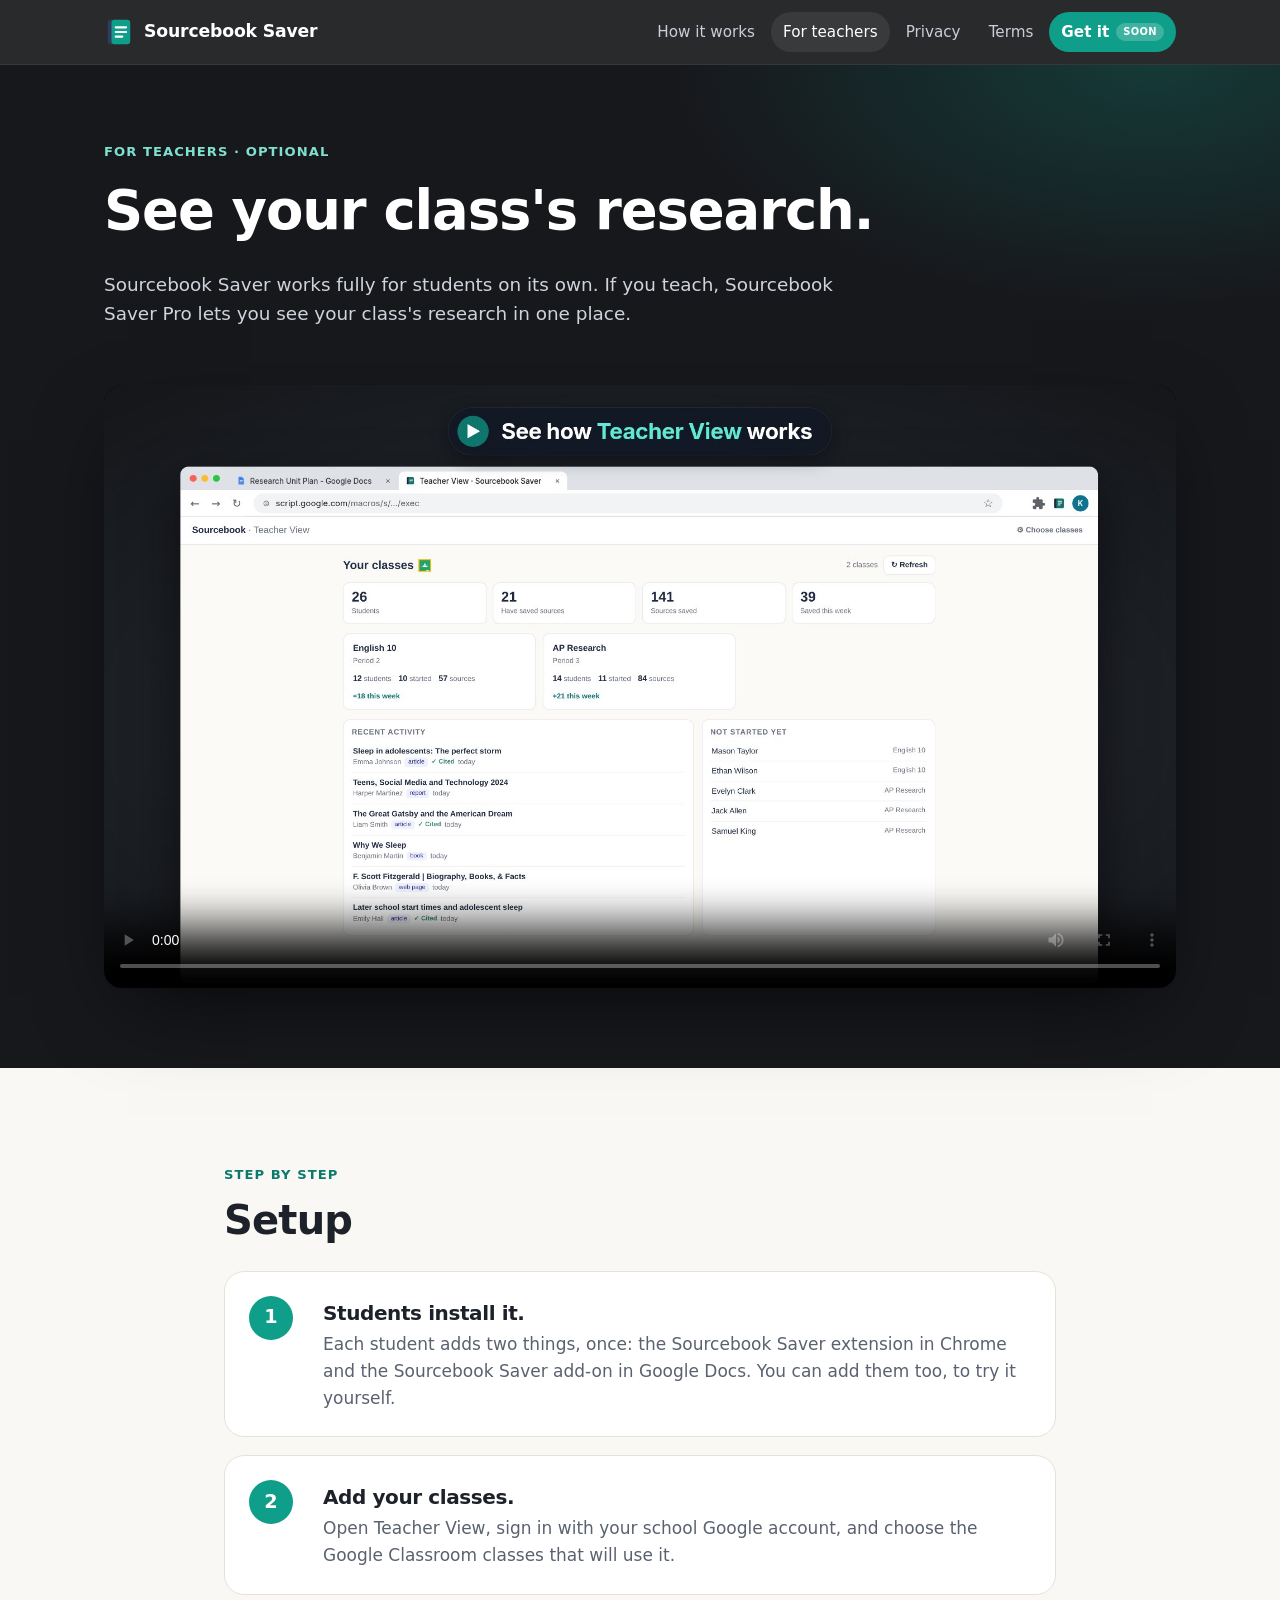
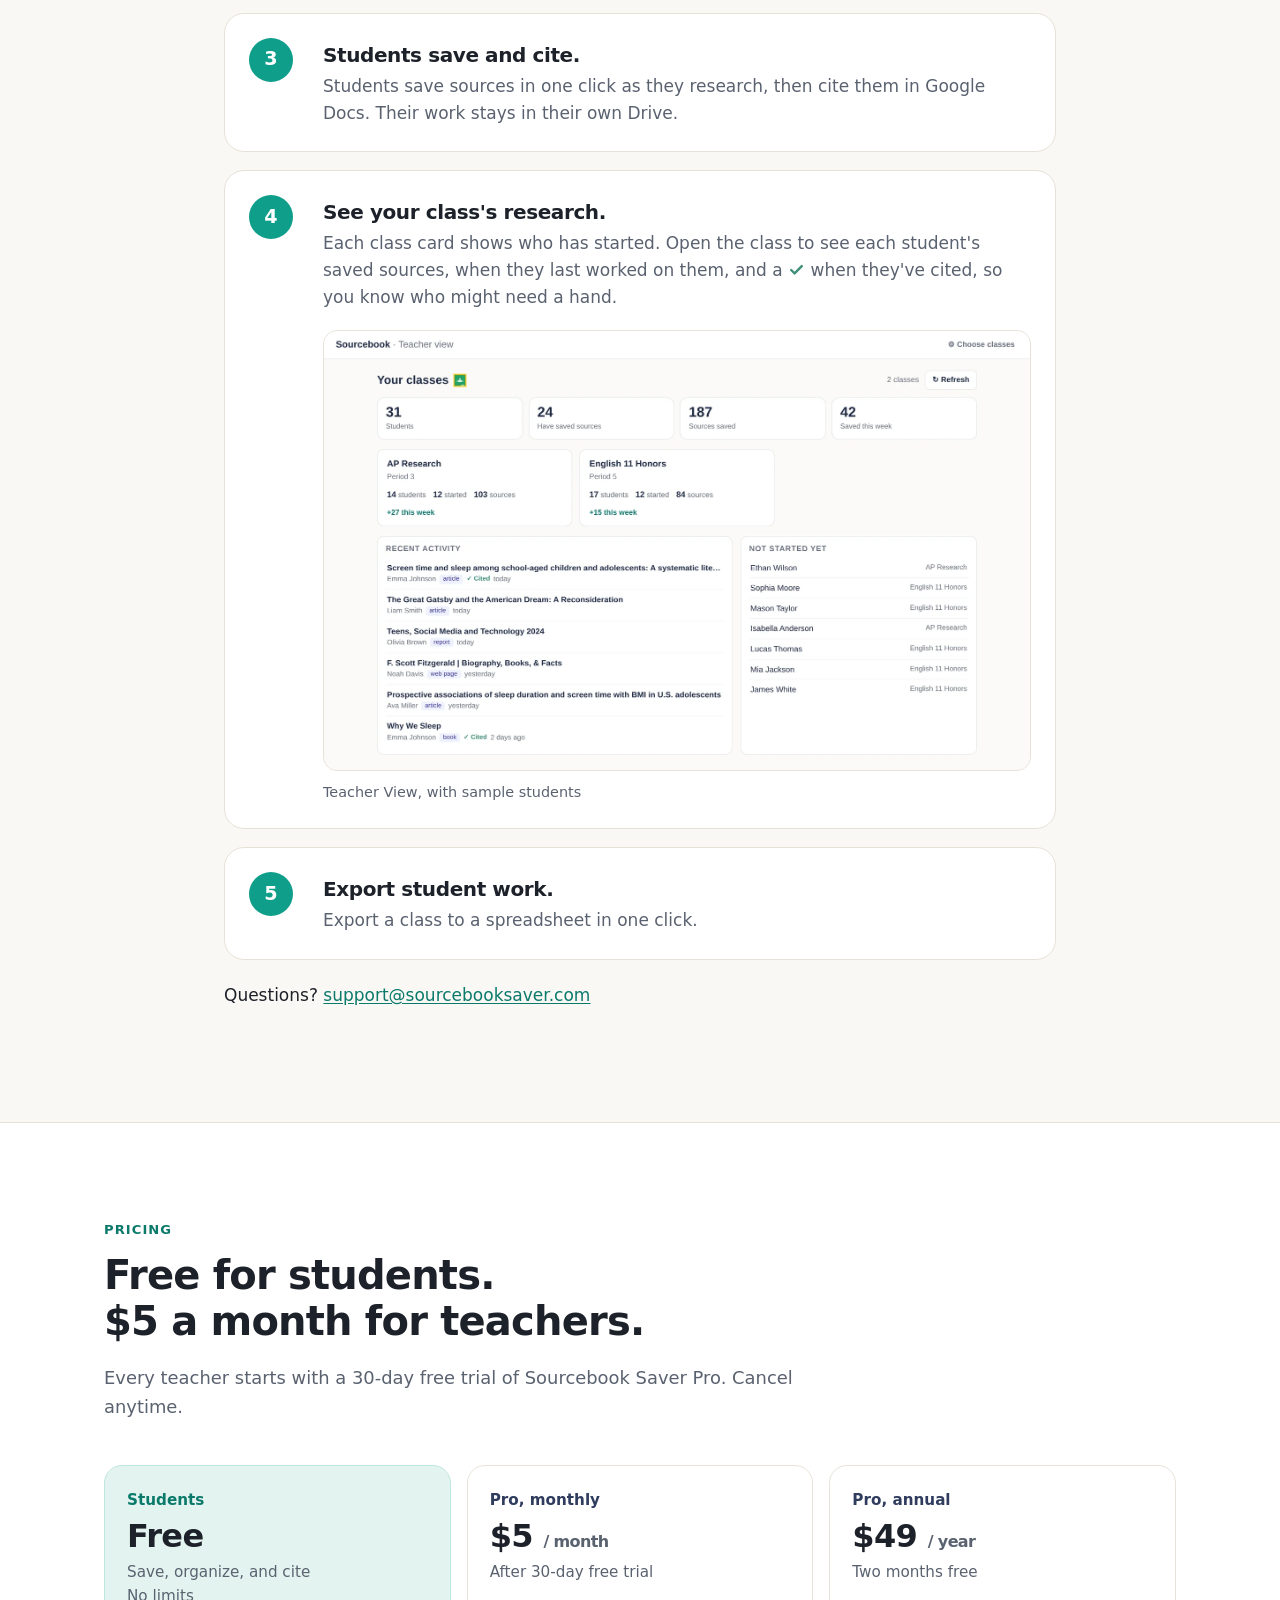
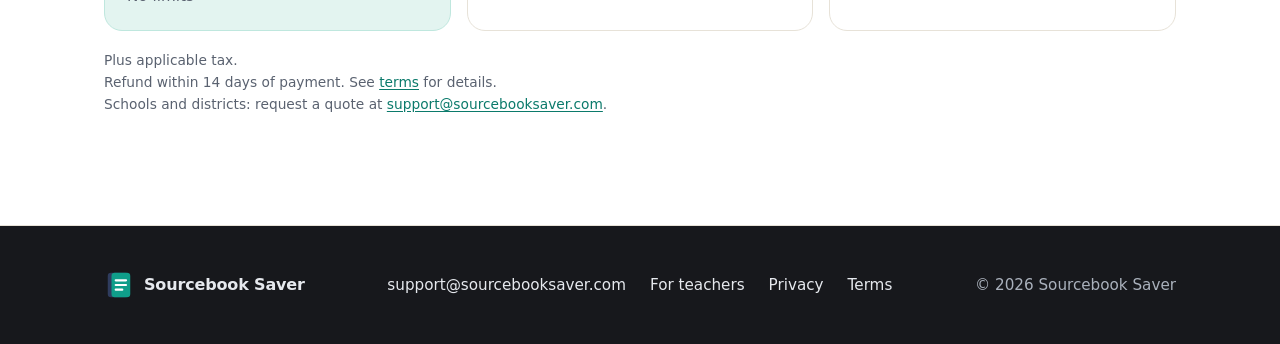
<file: teachers/index.html>
<!doctype html>
<html lang="en">
<head>
<meta charset="utf-8">
<meta name="viewport" content="width=device-width, initial-scale=1">
<title>For teachers · Sourcebook Saver</title>
<meta name="description" content="Sourcebook Saver Pro for teachers: see your class&#x27;s research in one place. Optional; Sourcebook Saver works fully for students on its own. $5/month or $49/year after a 30-day free trial">
<link rel="canonical" href="https://sourcebooksaver.com/teachers/">
<meta name="theme-color" content="#17181c">
<meta property="og:type" content="website">
<meta property="og:site_name" content="Sourcebook Saver">
<meta property="og:title" content="For teachers · Sourcebook Saver">
<meta property="og:description" content="Sourcebook Saver Pro for teachers: see your class&#x27;s research in one place. Optional; Sourcebook Saver works fully for students on its own. $5/month or $49/year after a 30-day free trial">
<meta property="og:url" content="https://sourcebooksaver.com/teachers/">
<meta property="og:image" content="https://sourcebooksaver.com/assets/img/og.jpg">
<meta property="og:image:width" content="1200">
<meta property="og:image:height" content="630">
<meta name="twitter:card" content="summary_large_image">
<link rel="icon" href="/favicon.svg" type="image/svg+xml">
<link rel="icon" href="/favicon.png" type="image/png" sizes="32x32">
<link rel="apple-touch-icon" href="/apple-touch-icon.png">
<link rel="stylesheet" href="/assets/style.css">
</head>
<body>
<a class="skip" href="#main">Skip to content</a>
<header class="site-head">
  <div class="wrap">
    <a class="brand" href="/"><img src="/assets/img/logo.svg" alt="" width="30" height="30">Sourcebook Saver</a>
    <nav class="nav" aria-label="Main"><a href="/#how" class="hide-sm">How it works</a><a href="/teachers/" aria-current="page">For teachers</a><a href="/privacy/" class="hide-sm">Privacy</a><a href="/terms/" class="hide-sm">Terms</a><a href="/#get" class="nav-get">Get it <span class="soon">Soon</span></a></nav>
  </div>
</header>
<main id="main">
<section class="page-hero" aria-labelledby="t-title" style="padding-top:72px">
  <div class="wrap">
    <span class="eyebrow">For teachers · Optional</span>
    <h1 id="t-title">See your class's research.</h1>
    <p>Sourcebook Saver works fully for students on its own. If you teach, Sourcebook Saver Pro lets you see your class's research in one place.</p>
  </div>
</section>

<section class="video-sec" style="padding-top:0;background:var(--night)" aria-label="Video guide">
  <div class="wrap">
    <div class="video-frame"><video controls playsinline preload="metadata" poster="/assets/img/teacher-video-poster.jpg" width="1920" height="1080" aria-label="Video: how Sourcebook Saver Pro works for teachers"><source src="/assets/video/teacher.mp4" type="video/mp4"></video></div>
  </div>
</section>

<section aria-labelledby="steps-title">
  <div class="wrap" style="max-width:880px">
    <div>
      <div class="section-head" style="margin-bottom:28px">
        <span class="kicker">Step by step</span>
        <h2 id="steps-title">Setup</h2>
      </div>
      <ol class="steps">
        <li><div><h3>Students install it.</h3><p>Each student adds two things, once: the Sourcebook Saver extension in Chrome and the Sourcebook Saver add-on in Google Docs. You can add them too, to try it yourself.</p></div></li>
        <li><div><h3>Add your classes.</h3><p>Open Teacher View, sign in with your school Google account, and choose the Google Classroom classes that will use it.</p></div></li>
        <li><div><h3>Students save and cite.</h3><p>Students save sources in one click as they research, then cite them in Google Docs. Their work stays in their own Drive.</p></div></li>
        <li><div><h3>See your class's research.</h3><p>Each class card shows who has started. Open the class to see each student's saved sources, when they last worked on them, and a <svg role="img" aria-label="check mark" viewBox="0 0 16 16" width="1em" height="1em" style="display:inline-block;vertical-align:-0.125em" fill="none" stroke="#3f8f78" stroke-width="2.2" stroke-linecap="round" stroke-linejoin="round"><path d="M3 8.5l3.2 3.2L13 4.8"/></svg> when they've cited, so you know who might need a hand.</p>
          <figure style="margin:18px 0 0">
            <div class="shot"><picture><source media="(max-width: 640px)" srcset="/assets/img/teacher-dashboard-phone.webp" width="780" height="920"><img src="/assets/img/teacher-dashboard.webp" width="1600" height="997" loading="lazy" alt="Teacher View dashboard with class cards and a student roster. Sample data"></picture></div>
            <figcaption style="font-size:.9rem;color:var(--muted);margin-top:10px">Teacher View, with sample students</figcaption>
          </figure></div></li>
        <li><div><h3>Export student work.</h3><p>Export a class to a spreadsheet in one click.</p></div></li>
      </ol>
      <p style="margin-top:22px">Questions? <a href="mailto:support@sourcebooksaver.com">support@sourcebooksaver.com</a></p>
    </div>
  </div>
</section>

<section class="data-sec" id="pricing" aria-labelledby="price-title">
  <div class="wrap">
    <div class="section-head">
      <span class="kicker">Pricing</span>
      <h2 id="price-title">Free for students.<br>$5 a month for teachers.</h2>
      <p>Every teacher starts with a 30-day free trial of Sourcebook Saver Pro. Cancel anytime.</p>
    </div>
    <div class="price-cards">
      <div class="pcard free"><p style="margin:0 0 6px;font-weight:700;color:var(--teal-d)">Students</p><div class="amt">Free</div><p>Save, organize, and cite<br>No limits</p></div>
      <div class="pcard"><p style="margin:0 0 6px;font-weight:700;color:var(--navy)">Pro, monthly</p><div class="amt">$5 <small>/ month</small></div><p>After 30-day free trial</p></div>
      <div class="pcard"><p style="margin:0 0 6px;font-weight:700;color:var(--navy)">Pro, annual</p><div class="amt">$49 <small>/ year</small></div><p>Two months free</p></div>
    </div>
    <p class="note-sm">Plus applicable tax.<br>Refund within 14 days of payment. See <a href="/terms/#8-sourcebook-saver-pro-subscription-renewal-and-cancellation">terms</a> for details.<br>Schools and districts: request a quote at <a href="mailto:support@sourcebooksaver.com">support@sourcebooksaver.com</a>.</p>
  </div>
</section>

<!-- AP section removed pending her approval -->
</main>
<footer class="site-foot">
  <div class="wrap">
    <a class="brand" href="/"><img src="/assets/img/logo.svg" alt="" width="26" height="26">Sourcebook Saver</a>
    <nav class="foot-links" aria-label="Footer">
      <a href="mailto:support@sourcebooksaver.com">support@sourcebooksaver.com</a>
      <a href="/teachers/">For teachers</a>
      <a href="/privacy/">Privacy</a>
      <a href="/terms/">Terms</a>
    </nav>
    <p style="margin:0">&copy; 2026 Sourcebook Saver</p>
  </div>
</footer>
</body>
</html>
</file>
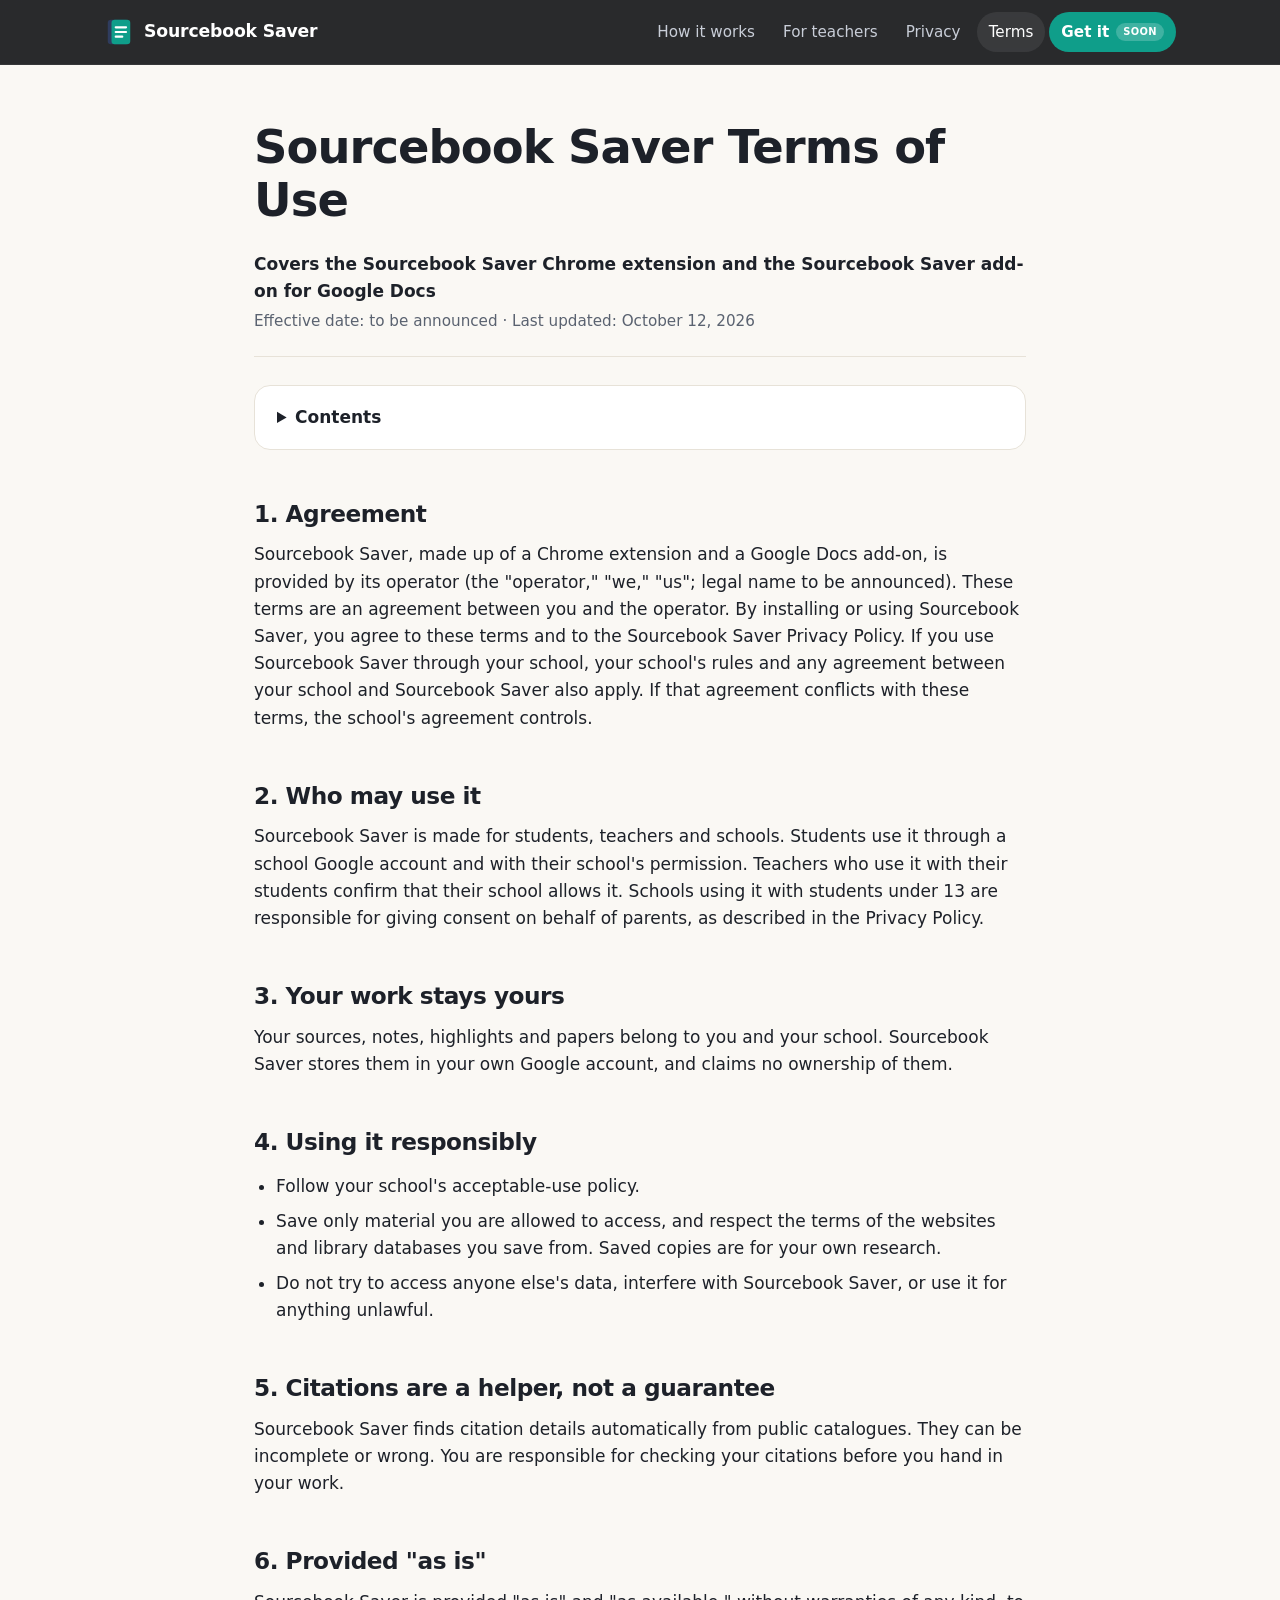
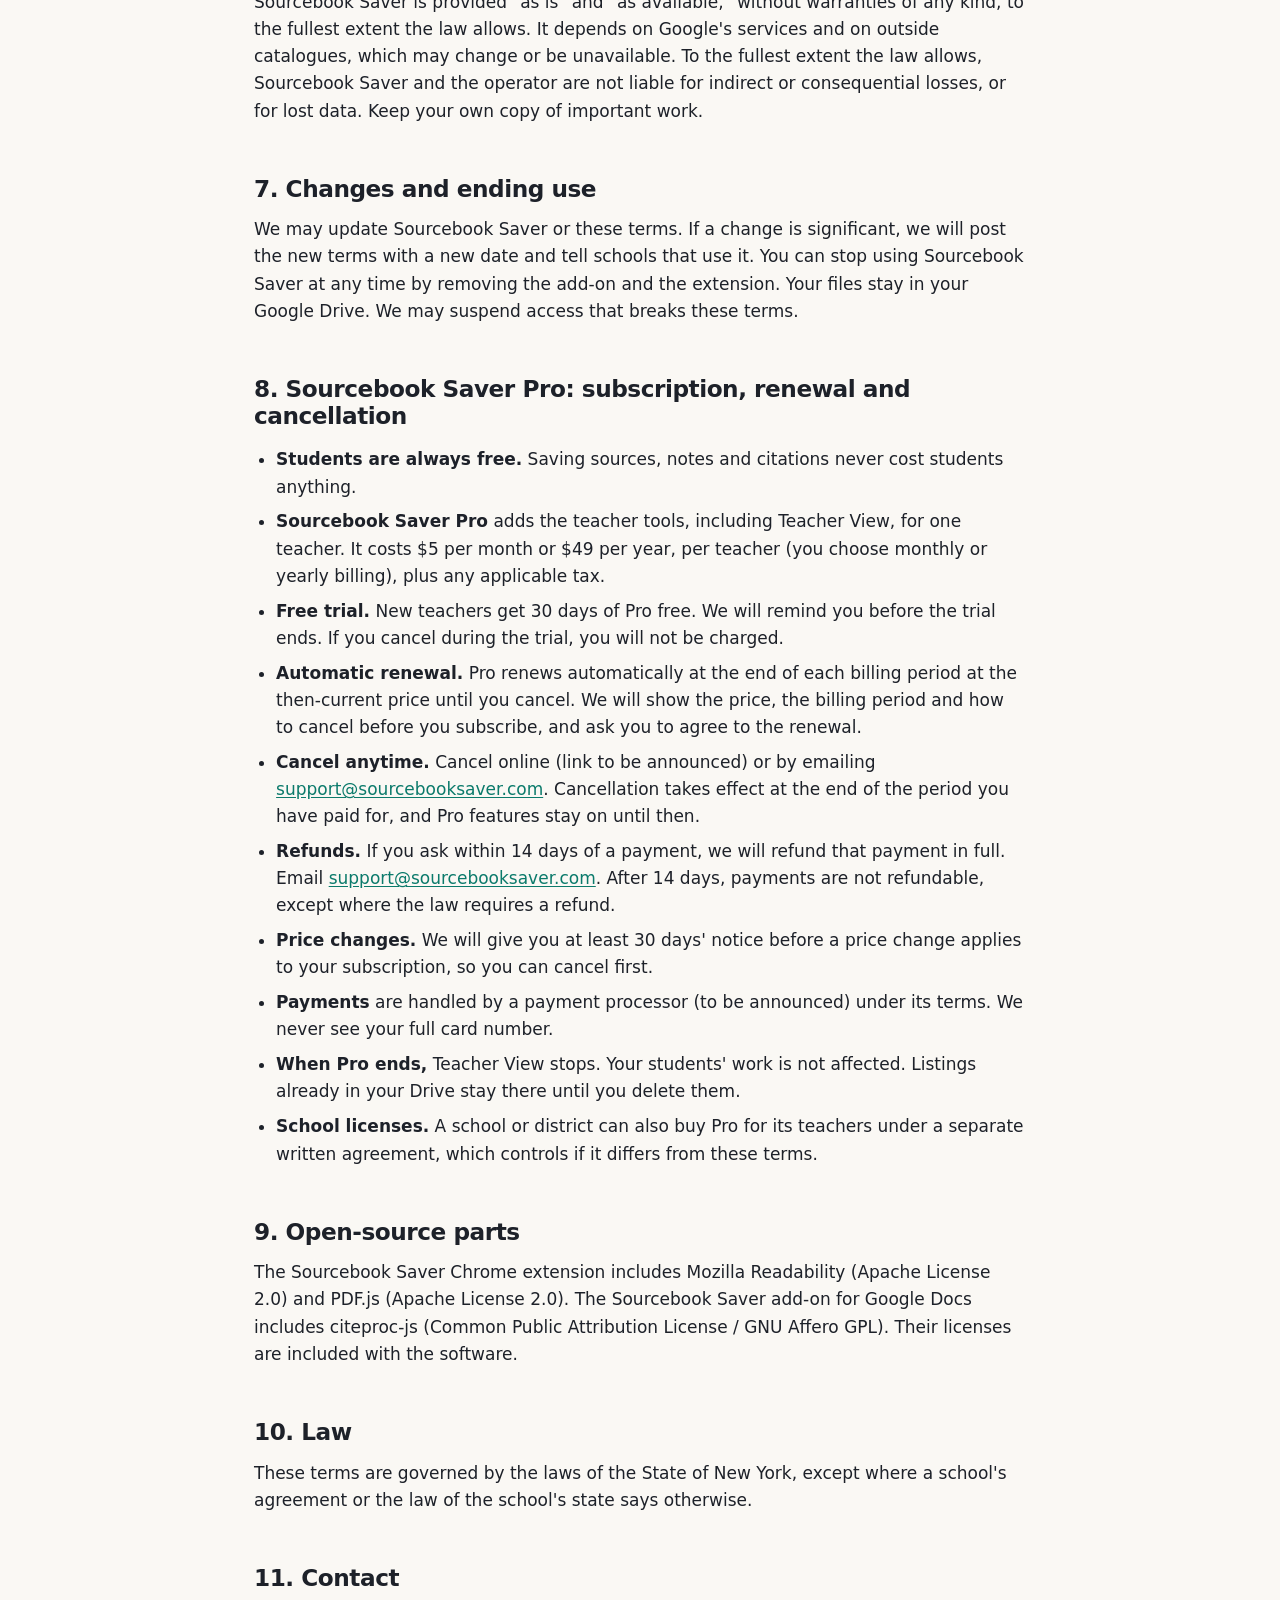
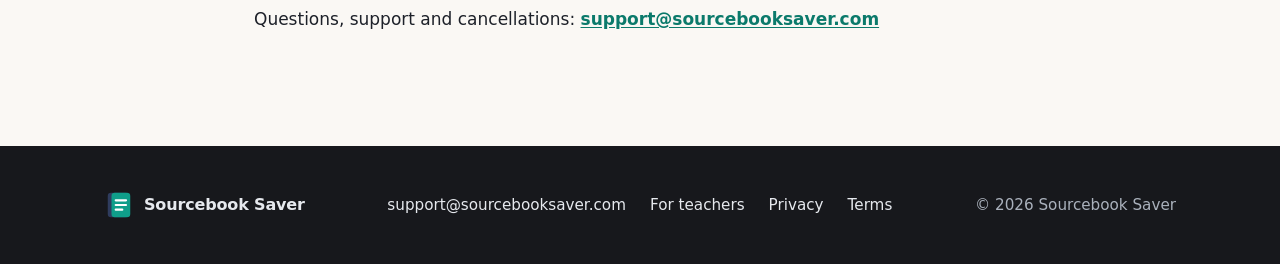
<file: terms/index.html>
<!doctype html>
<html lang="en">
<head>
<meta charset="utf-8">
<meta name="viewport" content="width=device-width, initial-scale=1">
<title>Terms of Use · Sourcebook Saver</title>
<meta name="description" content="The Sourcebook Saver terms of use">
<link rel="canonical" href="https://sourcebooksaver.com/terms/">
<meta name="theme-color" content="#17181c">
<meta property="og:type" content="website">
<meta property="og:site_name" content="Sourcebook Saver">
<meta property="og:title" content="Terms of Use · Sourcebook Saver">
<meta property="og:description" content="The Sourcebook Saver terms of use">
<meta property="og:url" content="https://sourcebooksaver.com/terms/">
<meta property="og:image" content="https://sourcebooksaver.com/assets/img/og.jpg">
<meta property="og:image:width" content="1200">
<meta property="og:image:height" content="630">
<meta name="twitter:card" content="summary_large_image">
<link rel="icon" href="/favicon.svg" type="image/svg+xml">
<link rel="icon" href="/favicon.png" type="image/png" sizes="32x32">
<link rel="apple-touch-icon" href="/apple-touch-icon.png">
<link rel="stylesheet" href="/assets/style.css">
</head>
<body>
<a class="skip" href="#main">Skip to content</a>
<header class="site-head">
  <div class="wrap">
    <a class="brand" href="/"><img src="/assets/img/logo.svg" alt="" width="30" height="30">Sourcebook Saver</a>
    <nav class="nav" aria-label="Main"><a href="/#how" class="hide-sm">How it works</a><a href="/teachers/">For teachers</a><a href="/privacy/" class="hide-sm">Privacy</a><a href="/terms/" class="hide-sm" aria-current="page">Terms</a><a href="/#get" class="nav-get">Get it <span class="soon">Soon</span></a></nav>
  </div>
</header>
<main id="main">
<article class="legal">
  <div class="wrap">
    <header class="legal-head">
      <h1>Sourcebook Saver Terms of Use</h1>
      <p class="sub">Covers the Sourcebook Saver Chrome extension and the Sourcebook Saver add-on for Google Docs</p>
      <p class="meta">Effective date: to be announced · Last updated: October 12, 2026</p>
    </header>
    <details class="toc"><summary>Contents</summary><ol><li><a href="#1-agreement">1. Agreement</a></li><li><a href="#2-who-may-use-it">2. Who may use it</a></li><li><a href="#3-your-work-stays-yours">3. Your work stays yours</a></li><li><a href="#4-using-it-responsibly">4. Using it responsibly</a></li><li><a href="#5-citations-are-a-helper-not-a-guarantee">5. Citations are a helper, not a guarantee</a></li><li><a href="#6-provided-as-is">6. Provided "as is"</a></li><li><a href="#7-changes-and-ending-use">7. Changes and ending use</a></li><li><a href="#8-sourcebook-saver-pro-subscription-renewal-and-cancellation">8. Sourcebook Saver Pro: subscription, renewal and cancellation</a></li><li><a href="#9-open-source-parts">9. Open-source parts</a></li><li><a href="#10-law">10. Law</a></li><li><a href="#11-contact">11. Contact</a></li></ol></details>
    <h2 id="1-agreement">1. Agreement</h2>
<p>Sourcebook Saver, made up of a Chrome extension and a Google Docs add-on, is provided by its operator (the "operator," "we," "us"; legal name to be announced). These terms are an agreement between you and the operator. By installing or using Sourcebook Saver, you agree to these terms and to the Sourcebook Saver Privacy Policy. If you use Sourcebook Saver through your school, your school's rules and any agreement between your school and Sourcebook Saver also apply. If that agreement conflicts with these terms, the school's agreement controls.</p>
<h2 id="2-who-may-use-it">2. Who may use it</h2>
<p>Sourcebook Saver is made for students, teachers and schools. Students use it through a school Google account and with their school's permission. Teachers who use it with their students confirm that their school allows it. Schools using it with students under 13 are responsible for giving consent on behalf of parents, as described in the Privacy Policy.</p>
<h2 id="3-your-work-stays-yours">3. Your work stays yours</h2>
<p>Your sources, notes, highlights and papers belong to you and your school. Sourcebook Saver stores them in your own Google account, and claims no ownership of them.</p>
<h2 id="4-using-it-responsibly">4. Using it responsibly</h2>
<ul>
<li>Follow your school's acceptable-use policy.</li>
<li>Save only material you are allowed to access, and respect the terms of the websites and library databases you save from. Saved copies are for your own research.</li>
<li>Do not try to access anyone else's data, interfere with Sourcebook Saver, or use it for anything unlawful.</li>
</ul>
<h2 id="5-citations-are-a-helper-not-a-guarantee">5. Citations are a helper, not a guarantee</h2>
<p>Sourcebook Saver finds citation details automatically from public catalogues. They can be incomplete or wrong. You are responsible for checking your citations before you hand in your work.</p>
<h2 id="6-provided-as-is">6. Provided "as is"</h2>
<p>Sourcebook Saver is provided "as is" and "as available," without warranties of any kind, to the fullest extent the law allows. It depends on Google's services and on outside catalogues, which may change or be unavailable. To the fullest extent the law allows, Sourcebook Saver and the operator are not liable for indirect or consequential losses, or for lost data. Keep your own copy of important work.</p>
<h2 id="7-changes-and-ending-use">7. Changes and ending use</h2>
<p>We may update Sourcebook Saver or these terms. If a change is significant, we will post the new terms with a new date and tell schools that use it. You can stop using Sourcebook Saver at any time by removing the add-on and the extension. Your files stay in your Google Drive. We may suspend access that breaks these terms.</p>
<h2 id="8-sourcebook-saver-pro-subscription-renewal-and-cancellation">8. Sourcebook Saver Pro: subscription, renewal and cancellation</h2>
<ul>
<li><strong>Students are always free.</strong> Saving sources, notes and citations never cost students anything.</li>
<li><strong>Sourcebook Saver Pro</strong> adds the teacher tools, including Teacher View, for one teacher. It costs $5 per month or $49 per year, per teacher (you choose monthly or yearly billing), plus any applicable tax.</li>
<li><strong>Free trial.</strong> New teachers get 30 days of Pro free. We will remind you before the trial ends. If you cancel during the trial, you will not be charged.</li>
<li><strong>Automatic renewal.</strong> Pro renews automatically at the end of each billing period at the then-current price until you cancel. We will show the price, the billing period and how to cancel before you subscribe, and ask you to agree to the renewal.</li>
<li><strong>Cancel anytime.</strong> Cancel online (link to be announced) or by emailing <a href="mailto:support@sourcebooksaver.com">support@sourcebooksaver.com</a>. Cancellation takes effect at the end of the period you have paid for, and Pro features stay on until then.</li>
<li><strong>Refunds.</strong> If you ask within 14 days of a payment, we will refund that payment in full. Email <a href="mailto:support@sourcebooksaver.com">support@sourcebooksaver.com</a>. After 14 days, payments are not refundable, except where the law requires a refund.</li>
<li><strong>Price changes.</strong> We will give you at least 30 days' notice before a price change applies to your subscription, so you can cancel first.</li>
<li><strong>Payments</strong> are handled by a payment processor (to be announced) under its terms. We never see your full card number.</li>
<li><strong>When Pro ends,</strong> Teacher View stops. Your students' work is not affected. Listings already in your Drive stay there until you delete them.</li>
<li><strong>School licenses.</strong> A school or district can also buy Pro for its teachers under a separate written agreement, which controls if it differs from these terms.</li>
</ul>
<h2 id="9-open-source-parts">9. Open-source parts</h2>
<p>The Sourcebook Saver Chrome extension includes Mozilla Readability (Apache License 2.0) and PDF.js (Apache License 2.0). The Sourcebook Saver add-on for Google Docs includes citeproc-js (Common Public Attribution License / GNU Affero GPL). Their licenses are included with the software.</p>
<h2 id="10-law">10. Law</h2>
<p>These terms are governed by the laws of the State of New York, except where a school's agreement or the law of the school's state says otherwise.</p>
<h2 id="11-contact">11. Contact</h2>
<p>Questions, support and cancellations: <strong><a href="mailto:support@sourcebooksaver.com">support@sourcebooksaver.com</a></strong></p>
  </div>
</article>
</main>
<footer class="site-foot">
  <div class="wrap">
    <a class="brand" href="/"><img src="/assets/img/logo.svg" alt="" width="26" height="26">Sourcebook Saver</a>
    <nav class="foot-links" aria-label="Footer">
      <a href="mailto:support@sourcebooksaver.com">support@sourcebooksaver.com</a>
      <a href="/teachers/">For teachers</a>
      <a href="/privacy/">Privacy</a>
      <a href="/terms/">Terms</a>
    </nav>
    <p style="margin:0">&copy; 2026 Sourcebook Saver</p>
  </div>
</footer>
</body>
</html>
</file>
<file: assets/style.css>
:root{--ink:#1d2129;--muted:#5a6270;--paper:#faf8f4;--card:#fff;--line:#e7e2d8;--teal:#0f9e8a;--teal-d:#0b7a6b;--teal-l:#e3f4f0;--navy:#2f3c5e;--night:#17181c;--night2:#1f2127;--radius:18px;--max:1120px}
*{box-sizing:border-box}
html{-webkit-text-size-adjust:100%;scroll-behavior:smooth}
@media (prefers-reduced-motion:reduce){html{scroll-behavior:auto}}
body{margin:0;background:var(--paper);color:var(--ink);font:17px/1.6 system-ui,-apple-system,"Segoe UI",Roboto,"Helvetica Neue",Arial,sans-serif;text-rendering:optimizeLegibility}
img,video{max-width:100%;height:auto;display:block}
a{color:var(--teal-d);text-underline-offset:2px}
a:hover{color:var(--navy)}
:focus-visible{outline:3px solid #f5b83d;outline-offset:3px;border-radius:6px}
.skip{position:absolute;left:-999px;top:8px;background:#fff;color:var(--ink);padding:8px 14px;border-radius:8px;z-index:10}
.skip:focus{left:8px}
.wrap{max-width:var(--max);margin:0 auto;padding:0 24px}
h1,h2,h3{line-height:1.15;letter-spacing:-.02em;margin:0 0 .5em}
h1{font-size:clamp(2.4rem,6vw,4.4rem);font-weight:800}
h2{font-size:clamp(1.7rem,3.4vw,2.5rem);font-weight:780}
h3{font-size:1.25rem;font-weight:720}
p{margin:0 0 1em}

/* header */
.site-head{position:sticky;top:0;z-index:5;background:rgba(23,24,28,.92);backdrop-filter:saturate(1.4) blur(10px);-webkit-backdrop-filter:saturate(1.4) blur(10px);border-bottom:1px solid rgba(255,255,255,.06)}
.site-head .wrap{display:flex;align-items:center;justify-content:space-between;gap:16px;min-height:64px}
.brand{display:flex;align-items:center;gap:10px;color:#fff;text-decoration:none;font-weight:760;font-size:1.08rem;letter-spacing:-.01em;white-space:nowrap}
.brand img{width:30px;height:30px}
.brand:hover{color:#fff}
.nav{display:flex;gap:4px;flex-wrap:wrap}
.nav a{color:#c9ced8;text-decoration:none;font-size:.95rem;padding:8px 12px;border-radius:999px}
.nav a:hover,.nav a[aria-current=page]{color:#fff;background:rgba(255,255,255,.08)}

/* hero */
.hero{background:radial-gradient(900px 500px at 85% 10%,rgba(15,158,138,.28),transparent 60%),radial-gradient(700px 500px at 0% 100%,rgba(47,60,94,.55),transparent 60%),var(--night);color:#fff;overflow:hidden}
.hero .wrap{display:grid;grid-template-columns:1.02fr 1fr;gap:48px;align-items:center;padding-top:84px;padding-bottom:96px}
.eyebrow{display:inline-block;font-size:.82rem;font-weight:700;letter-spacing:.08em;text-transform:uppercase;color:#7fe0cf;margin-bottom:18px}
.hero h1{margin-bottom:20px}
.hero h1 .accent{color:#5fd3bf}
.lede{font-size:clamp(1.1rem,1.6vw,1.3rem);color:#cfd4dc;max-width:34em;margin-bottom:30px}
.ctas{display:flex;flex-wrap:wrap;gap:12px}
.btn{display:inline-flex;align-items:center;gap:8px;padding:13px 22px;border-radius:999px;font-weight:700;font-size:1rem;text-decoration:none;border:2px solid transparent;transition:transform .15s ease,background .15s ease}
.btn:hover{transform:translateY(-1px)}
.btn-primary{background:var(--teal);color:#fff}
.btn-primary:hover{background:#12b39c;color:#fff}
.btn-ghost{border-color:rgba(255,255,255,.28);color:#fff}
.btn-ghost:hover{border-color:#fff;color:#fff}
.btn svg{width:18px;height:18px}

/* window mockup */
.window{background:#fff;border-radius:14px;box-shadow:0 30px 80px -20px rgba(0,0,0,.6),0 0 0 1px rgba(255,255,255,.06);overflow:hidden}
.window-bar{display:flex;align-items:center;gap:7px;height:34px;padding:0 14px;background:#ececf0;border-bottom:1px solid #dcdce2}
.window-bar i{width:11px;height:11px;border-radius:50%;background:#ff5f57}
.window-bar i:nth-child(2){background:#febc2e}.window-bar i:nth-child(3){background:#28c840}
.window-bar span{margin-left:12px;flex:1;max-width:300px;height:20px;border-radius:6px;background:#fff;font-size:11px;line-height:20px;color:#6b7280;padding:0 10px;overflow:hidden;white-space:nowrap}
.hero-visual{position:relative;padding-bottom:40px}
.hero-visual .pop{position:absolute;right:-18px;bottom:-6px;width:min(300px,48%);border-radius:14px;box-shadow:0 24px 60px -12px rgba(0,0,0,.55);animation:pop .9s cubic-bezier(.2,.9,.25,1.2) .3s both}
@keyframes pop{from{opacity:0;transform:translateY(24px) scale(.9)}to{opacity:1;transform:none}}
@media (prefers-reduced-motion:reduce){.hero-visual .pop{animation:none}}

/* sections */
section{padding:96px 0}
.section-head{max-width:720px;margin-bottom:44px}
.section-head p{color:var(--muted);font-size:1.12rem}
.kicker{font-size:.82rem;font-weight:750;letter-spacing:.08em;text-transform:uppercase;color:var(--teal-d);margin-bottom:12px;display:block}

.video-sec{background:var(--night2);color:#fff;padding:80px 0}
.video-sec .section-head p{color:#c3c9d3}
.video-sec .kicker{color:#7fe0cf}
.video-frame{border-radius:var(--radius);overflow:hidden;box-shadow:0 30px 80px -24px rgba(0,0,0,.7);background:#000;aspect-ratio:16/9}
.video-frame video{width:100%;height:100%;object-fit:cover}
.video-note{margin-top:14px;color:#a9b0bc;font-size:.93rem}

.split{display:grid;grid-template-columns:1fr 1fr;gap:28px}
.panel{background:var(--card);border:1px solid var(--line);border-radius:24px;padding:36px;display:flex;flex-direction:column}
.panel .tag{align-self:flex-start;font-size:.82rem;font-weight:750;padding:5px 12px;border-radius:999px;background:var(--teal-l);color:var(--teal-d);margin-bottom:16px}
.panel.teach .tag{background:#e8ebf4;color:var(--navy)}
.panel h3{font-size:1.6rem;margin-bottom:12px}
.panel > p{color:var(--muted)}
.ticks{list-style:none;padding:0;margin:4px 0 26px}
.ticks li{position:relative;padding-left:34px;margin-bottom:12px}
.ticks li::before{content:"";position:absolute;left:0;top:3px;width:22px;height:22px;border-radius:50%;background:var(--teal-l) url("data:image/svg+xml,%3Csvg xmlns='http://www.w3.org/2000/svg' viewBox='0 0 24 24'%3E%3Cpath d='M6 12.5l4 4 8-9' fill='none' stroke='%230b7a6b' stroke-width='2.6' stroke-linecap='round' stroke-linejoin='round'/%3E%3C/svg%3E") center/16px no-repeat}
.panel.teach .ticks li::before{background-color:#e8ebf4}
.shot{margin-top:auto;border-radius:14px;overflow:hidden;border:1px solid var(--line);background:#f3f1ec}
.shot img{width:100%;height:auto}
.shot-pair{display:grid;grid-template-columns:1.5fr 1fr;gap:12px;margin-top:auto;align-items:start}
.shot-pair .shot{margin-top:0}
.shot-tall{max-height:300px}
.shot-tall img{object-fit:cover;object-position:top;height:300px!important}
.price{margin:0 0 22px;padding:16px 18px;border-radius:14px;background:#f6f4ef;border:1px dashed #d8d1c3;font-size:.98rem}
.price strong{color:var(--ink)}
.free-badge{display:inline-block;margin:0 0 22px;padding:10px 16px;border-radius:12px;background:var(--teal-l);color:var(--teal-d);font-weight:750}

.data-sec{background:#fff;border-top:1px solid var(--line);border-bottom:1px solid var(--line)}
.points{display:grid;grid-template-columns:repeat(3,1fr);gap:22px;margin-bottom:28px}
.point{padding:28px;border-radius:20px;background:var(--paper);border:1px solid var(--line)}
.point .ic{width:46px;height:46px;border-radius:14px;background:var(--teal);display:grid;place-items:center;margin-bottom:16px}
.point .ic svg{width:24px;height:24px;stroke:#fff;fill:none;stroke-width:2;stroke-linecap:round;stroke-linejoin:round}
.point p{color:var(--muted);margin:0}
.point h3{margin-bottom:8px}

.cta-band{text-align:center}
.cta-band p{color:var(--muted);font-size:1.12rem;max-width:36em;margin:0 auto 26px}
.cta-band .btn-ghost{border-color:var(--line);color:var(--ink)}

/* teachers page */
.page-hero{background:radial-gradient(800px 400px at 90% 0%,rgba(15,158,138,.25),transparent 60%),var(--night);color:#fff;padding:72px 0 56px}
.page-hero p{color:#cfd4dc;font-size:1.15rem;max-width:40em;margin:0}
.page-hero h1{font-size:clamp(2.1rem,5vw,3.4rem)}
.steps{list-style:none;padding:0;margin:0;counter-reset:s;display:grid;gap:18px}
.steps li{counter-increment:s;display:grid;grid-template-columns:56px 1fr;gap:18px;padding:24px;background:#fff;border:1px solid var(--line);border-radius:20px}
.steps li::before{content:counter(s);width:44px;height:44px;border-radius:50%;background:var(--teal);color:#fff;font-weight:800;font-size:1.2rem;display:grid;place-items:center}
.steps h3{margin:6px 0 6px}
.steps p{margin:0;color:var(--muted)}
.two-col{display:grid;grid-template-columns:1.1fr .9fr;gap:40px;align-items:start}
.aside{position:sticky;top:90px}
.aside .shot{margin-bottom:14px}
.aside figcaption{font-size:.9rem;color:var(--muted)}

/* legal */
.legal{padding:56px 0 96px}
.legal .wrap{max-width:820px}
.legal-head{margin-bottom:28px;padding-bottom:22px;border-bottom:1px solid var(--line)}
.legal-head h1{font-size:clamp(2rem,4.6vw,2.9rem)}
.legal-head .sub{font-weight:650;margin:0 0 4px}
.legal-head .meta{color:var(--muted);font-size:.95rem;margin:0}
.legal h2{font-size:1.45rem;margin:2.2em 0 .6em;scroll-margin-top:84px}
.legal h3{font-size:1.12rem;margin:1.6em 0 .5em}
.legal ul,.legal ol{padding-left:1.3em}
.legal li{margin-bottom:.45em}
.legal hr{border:0;border-top:1px solid var(--line);margin:3em 0 1.5em}
.legal em{color:var(--muted)}
.toc{background:#fff;border:1px solid var(--line);border-radius:16px;padding:18px 22px;margin:0 0 8px}
.toc summary{cursor:pointer;font-weight:700}
.toc ol{margin:12px 0 0;padding-left:1.2em;columns:2;column-gap:28px;font-size:.95rem}
.toc li{break-inside:avoid}
.table-wrap{margin:1.2em 0 1.6em;border:1px solid var(--line);border-radius:14px;overflow:hidden;background:#fff}
table{border-collapse:collapse;width:100%;font-size:.95rem}
th,td{text-align:left;vertical-align:top;padding:12px 14px;border-bottom:1px solid var(--line)}
th{background:#f3f1ec;font-weight:700}
tr:last-child td{border-bottom:0}

/* footer */
.site-foot{background:var(--night);color:#aab1bc;padding:44px 0;font-size:.95rem}
.site-foot .wrap{display:flex;flex-wrap:wrap;gap:18px 32px;align-items:center;justify-content:space-between}
.site-foot a{color:#e6e9ee;text-decoration:none}
.site-foot a:hover{color:#fff;text-decoration:underline}
.foot-links{display:flex;flex-wrap:wrap;gap:8px 24px}
.site-foot .brand{font-size:1rem}

@media (max-width:900px){
 .hero .wrap{grid-template-columns:1fr;padding-top:56px;padding-bottom:64px;gap:40px}
 .split,.points,.two-col{grid-template-columns:1fr}
 .aside{position:static}
 section{padding:72px 0}
}
@media (max-width:640px){
 body{font-size:16.5px}
 .wrap{padding:0 18px}
 .nav a{padding:7px 9px;font-size:.9rem}
 .nav .hide-sm{display:none}
 .panel{padding:24px;border-radius:20px}
 .hero-visual .pop{right:-6px;width:52%}
 .shot-pair{grid-template-columns:1fr 1fr}
 .shot-tall,.shot-tall img{height:220px;max-height:220px}
 .toc ol{columns:1}
 .steps li{grid-template-columns:1fr;gap:10px;padding:20px}
 .table-wrap{border:0;background:none;border-radius:0}
 table,thead,tbody,tr,th,td{display:block}
 thead{position:absolute;left:-9999px}
 tr{background:#fff;border:1px solid var(--line);border-radius:14px;margin-bottom:12px;padding:6px 0}
 td{border:0;padding:8px 16px}
 td[data-label]:not([data-label=""])::before{content:attr(data-label);display:block;font-size:.78rem;font-weight:750;letter-spacing:.04em;text-transform:uppercase;color:var(--muted);margin-bottom:2px}
 .site-foot .wrap{flex-direction:column;align-items:flex-start}
}
.video-soon{min-height:280px;border-radius:var(--radius);border:2px dashed rgba(255,255,255,.18);background:linear-gradient(160deg,#22252c,#1a1c21);display:flex;flex-direction:column;align-items:center;justify-content:center;text-align:center;padding:24px}
.video-soon svg{width:64px;height:64px;margin-bottom:14px}
.video-soon svg circle{fill:none;stroke:#5fd3bf;stroke-width:2.5}
.video-soon svg path{fill:#5fd3bf}
.video-soon .vs-title{font-size:clamp(1.2rem,2.4vw,1.6rem);font-weight:750;color:#fff;margin:0 0 6px}
.video-soon .vs-sub{color:#a9b0bc;margin:0}
@media (max-width:640px){.video-soon{min-height:220px}}

/* v2 home: hero doc mockup */
.docmock{display:grid;grid-template-columns:1fr 210px;background:#f1f3f4;height:360px;overflow:hidden}
.docpage{background:#fff;margin:18px 0 0 18px;padding:26px 26px 0;color:#202124;font:14px/1.6 Georgia,"Times New Roman",serif;box-shadow:0 1px 3px rgba(0,0,0,.12)}
.docpage p{margin:0 0 10px}
.docpage .d-title{font:700 17px/1.3 system-ui,-apple-system,"Segoe UI",Roboto,sans-serif;margin-bottom:14px}
.docpage mark{background:#d9f3ee;color:#0b5f53;border-radius:3px;padding:0 2px;box-shadow:0 0 0 2px #9fe0d4}
.docpage .d-line{height:9px;border-radius:5px;background:#eceef1;margin-bottom:9px}
.docpage .d-line.short{width:62%;margin-bottom:18px}
.docpage .d-h{font-weight:700;text-align:center;margin-bottom:6px}
.docpage .d-ref{padding-left:2em;text-indent:-2em;font-size:13px}
.docside{border-left:1px solid #dadce0;background:#fff;overflow:hidden}
.docside img{width:100%;height:auto}
.btn-dark{background:var(--night);color:#fff}
.btn-dark:hover{background:var(--navy);color:#fff}

/* v2 home: three steps */
.steps3{list-style:none;margin:0;padding:0;display:grid;grid-template-columns:repeat(3,1fr);gap:24px}
.steps3 li{background:#fff;border:1px solid var(--line);border-radius:24px;padding:28px;display:flex;flex-direction:column;gap:22px}
.steps3 .s-num{display:grid;place-items:center;width:44px;height:44px;border-radius:50%;background:var(--teal);color:#fff;font-weight:800;font-size:1.2rem;margin-bottom:16px}
.steps3 h3{margin-bottom:10px}
.steps3 p{color:var(--muted);margin:0}
.steps3 b{color:var(--ink)}
.steps3 .shot,.steps3 .refcard{margin-top:auto}
.steps3 .shot-tall,.steps3 .shot-tall img{height:240px!important;max-height:240px}
.refcard{border:1px solid var(--line);border-radius:14px;background:#fcfbf8;padding:18px 18px 16px}
.refcard .rc-h{font:700 15px/1.3 Georgia,"Times New Roman",serif;text-align:center;margin:0 0 10px}
.refcard .rc-e{font:13.5px/1.55 Georgia,"Times New Roman",serif;padding-left:2em;text-indent:-2em;margin:0 0 16px;color:#202124}
.chips{display:flex;flex-wrap:wrap;gap:8px}
.chips span{font-size:.85rem;font-weight:700;padding:5px 12px;border-radius:999px;background:#f0ede6;color:var(--muted)}
.chips span.on{background:var(--teal);color:#fff}
.free-line{text-align:center;margin:40px 0 0}
.free-line .free-badge{margin:0;font-size:1.1rem;padding:12px 22px}

/* v2 home: My Sources */
.ms-sec{background:#fff;border-top:1px solid var(--line);border-bottom:1px solid var(--line)}
.ms-grid{display:grid;grid-template-columns:.85fr 1.15fr;gap:56px;align-items:center}
.ms-grid p{color:var(--muted);font-size:1.08rem}
.ms-grid b{color:var(--ink)}
.ms-sec .window{box-shadow:0 24px 60px -24px rgba(23,24,28,.35),0 0 0 1px var(--line)}

/* v2 home: teachers (optional) */
.teach-card{display:grid;grid-template-columns:1fr 1fr;gap:44px;align-items:center;background:#eef0f6;border:1px solid #dde1ec;border-radius:28px;padding:44px}
.teach-card .tag{display:inline-block;font-size:.82rem;font-weight:750;padding:5px 12px;border-radius:999px;background:#fff;color:var(--navy);margin-bottom:16px}
.teach-card h2{font-size:clamp(1.6rem,3vw,2.2rem)}
.teach-card > div > p{color:var(--muted)}
.teach-card b{color:var(--ink)}
.teach-card .ticks li::before{background-color:#fff}
.teach-card .price{background:#fff;border-style:solid;border-color:#dde1ec}
.teach-card .shot{margin:0;background:#fff}
.faq{max-width:820px}
.faq details{background:#fff;border:1px solid var(--line);border-radius:16px;padding:16px 20px;margin-bottom:12px}
.faq summary{cursor:pointer;font-weight:700}
.faq details p{margin:10px 0 0;color:var(--muted)}
.note-sm{font-size:.86rem;color:var(--muted)}
.price-cards{display:grid;grid-template-columns:repeat(3,1fr);gap:16px;margin:0 0 18px}
.pcard{background:#fff;border:1px solid var(--line);border-radius:18px;padding:22px}
.pcard .amt{font-size:2rem;font-weight:800;letter-spacing:-.02em;line-height:1.1}
.pcard .amt small{font-size:1rem;font-weight:600;color:var(--muted)}
.pcard p{margin:6px 0 0;color:var(--muted);font-size:.95rem}
.pcard.free{background:var(--teal-l);border-color:#bfe7de}

@media (max-width:1060px){.docmock{grid-template-columns:1fr 170px}}
@media (max-width:900px){
 .steps3,.ms-grid,.teach-card,.price-cards{grid-template-columns:1fr}
 .ms-grid{gap:32px}
 .teach-card{padding:28px;gap:28px}
 .steps3 .shot-tall,.steps3 .shot-tall img{height:300px!important;max-height:300px}
}
@media (max-width:640px){
 .docmock{grid-template-columns:1fr 128px;height:270px}
 .docpage{margin:12px 0 0 12px;padding:16px 14px 0;font-size:12.5px}
 .docpage .d-title{font-size:14px}
 .docpage .d-ref{font-size:11.5px}
 .steps3 li{padding:22px}
 .teach-card{padding:22px;border-radius:22px}
}

/* v2.1: step visuals on top, equal frames */
.steps3 li{padding:16px 16px 26px}
.steps3 .s-text{padding:0 10px}
.s-vis{height:250px;border-radius:16px;background:linear-gradient(160deg,#eef6f4,#f3f1ec);display:flex;align-items:center;justify-content:center;overflow:hidden;padding:18px}
.steps3 .s-vis .shot,.steps3 .s-vis .refcard{margin:0;width:100%;box-shadow:0 12px 30px -14px rgba(23,24,28,.35)}
.steps3 .s-vis .shot-tall{align-self:flex-start;width:78%;height:auto!important;max-height:none}
.steps3 .s-vis .shot-tall img{height:auto!important}
.s-vis:has(.shot-tall){padding-bottom:0;align-items:flex-start}
.steps3 .s-num{margin-bottom:12px}
@media (max-width:900px){.s-vis{height:270px}.steps3 .s-vis .shot{max-width:440px}.steps3 .s-vis .shot-tall{max-width:300px}}
@media (max-width:640px){.s-vis{height:230px;padding:14px}}

/* v3 home: primary + two secondary */
.also{margin:22px 0 0;font-size:.95rem;color:#9aa3b0}
.also a{color:#cfd4dc;text-decoration:underline;text-decoration-color:rgba(255,255,255,.3)}
.also a:hover{color:#fff}
.more-sec{background:#fff;border-top:1px solid var(--line);border-bottom:1px solid var(--line);padding:80px 0}
.more-head{margin-bottom:32px}
.more-head h2{font-size:clamp(1.5rem,2.6vw,2rem)}
.duo{display:grid;grid-template-columns:1fr 1fr;gap:24px}
.duo-card{background:var(--paper);border:1px solid var(--line);border-radius:22px;padding:16px;display:flex;flex-direction:column;scroll-margin-top:84px}
.duo-card.teach{background:#eef0f6;border-color:#dde1ec}
.duo-shot{box-shadow:0 14px 34px -18px rgba(23,24,28,.4),0 0 0 1px var(--line)}
.duo-shot img{width:100%;height:230px;object-fit:cover;object-position:top left}
.duo-body{padding:22px 10px 8px;display:flex;flex-direction:column;flex:1}
.duo-body .tag{align-self:flex-start;font-size:.8rem;font-weight:750;padding:4px 11px;border-radius:999px;background:var(--teal-l);color:var(--teal-d);margin-bottom:12px}
.duo-card.teach .tag{background:#fff;color:var(--navy)}
.duo-body h3{font-size:1.45rem;margin-bottom:8px}
.duo-body p{color:var(--muted);font-size:1rem}
.duo-body b{color:var(--ink)}
.duo-body .ticks{margin:2px 0 16px;font-size:.98rem}
.duo-body .ticks li{margin-bottom:8px}
.duo-card.teach .ticks li::before{background-color:#fff}
.duo-foot{margin:auto 0 0!important;padding:14px 16px;border-radius:14px;background:#fff;border:1px solid var(--line);font-size:.96rem}
.duo-card.teach .duo-foot{border-color:#dde1ec}
.duo-foot strong{color:var(--ink)}
.duo-foot a{font-weight:700;white-space:nowrap;margin-left:4px}
.duo-card.teach .duo-foot a{white-space:normal;display:inline-block;text-wrap:balance}
@media (max-width:900px){.duo{grid-template-columns:1fr}.more-sec{padding:64px 0}}
@media (max-width:640px){.duo-shot img{height:190px}.duo-card{padding:12px}.duo-body{padding:18px 8px 6px}}

/* Get Sourcebook Saver: coming soon state */
.soon{display:inline-block;font-size:.72rem;font-weight:800;letter-spacing:.04em;text-transform:uppercase;padding:3px 9px;border-radius:999px;background:rgba(255,255,255,.2);color:#fff;line-height:1.4}
.btn-get{gap:10px}
.nav a.nav-get{background:var(--teal);color:#fff;font-weight:700;display:inline-flex;align-items:center;gap:7px}
.nav a.nav-get:hover{background:#12b39c;color:#fff}
.nav a.nav-get .soon{font-size:.62rem;padding:2px 7px}
.get-sec{padding:72px 0 56px}
.get-card{max-width:720px;margin:0 auto;text-align:center;background:#fff;border:1px solid var(--line);border-radius:24px;padding:40px 32px}
.get-card h2{margin:12px 0 10px}
.get-card > p{color:var(--muted);font-size:1.08rem;margin:0 auto 22px;max-width:34em}
.soon-lg{background:var(--teal-l);color:var(--teal-d);font-size:.8rem;padding:5px 12px}
.get-steps{list-style:none;counter-reset:g;margin:0 auto;padding:0;display:grid;gap:10px;max-width:30em;text-align:left}
.get-steps li{counter-increment:g;display:flex;gap:12px;align-items:flex-start;padding:12px 16px;border:1px dashed var(--line);border-radius:14px;color:var(--muted)}
.get-steps li::before{content:counter(g);flex:0 0 28px;height:28px;border-radius:50%;background:#eceae4;color:var(--muted);font-weight:800;display:grid;place-items:center;font-size:.9rem}
.get-steps b{color:var(--ink)}
@media (max-width:640px){.get-sec{padding:48px 0 36px}.get-card{padding:30px 20px}.nav a.nav-get{padding:7px 11px}}
.get-sec{scroll-margin-top:64px}
@media (max-width:640px){.nav a.nav-get{display:none}}
</file>
